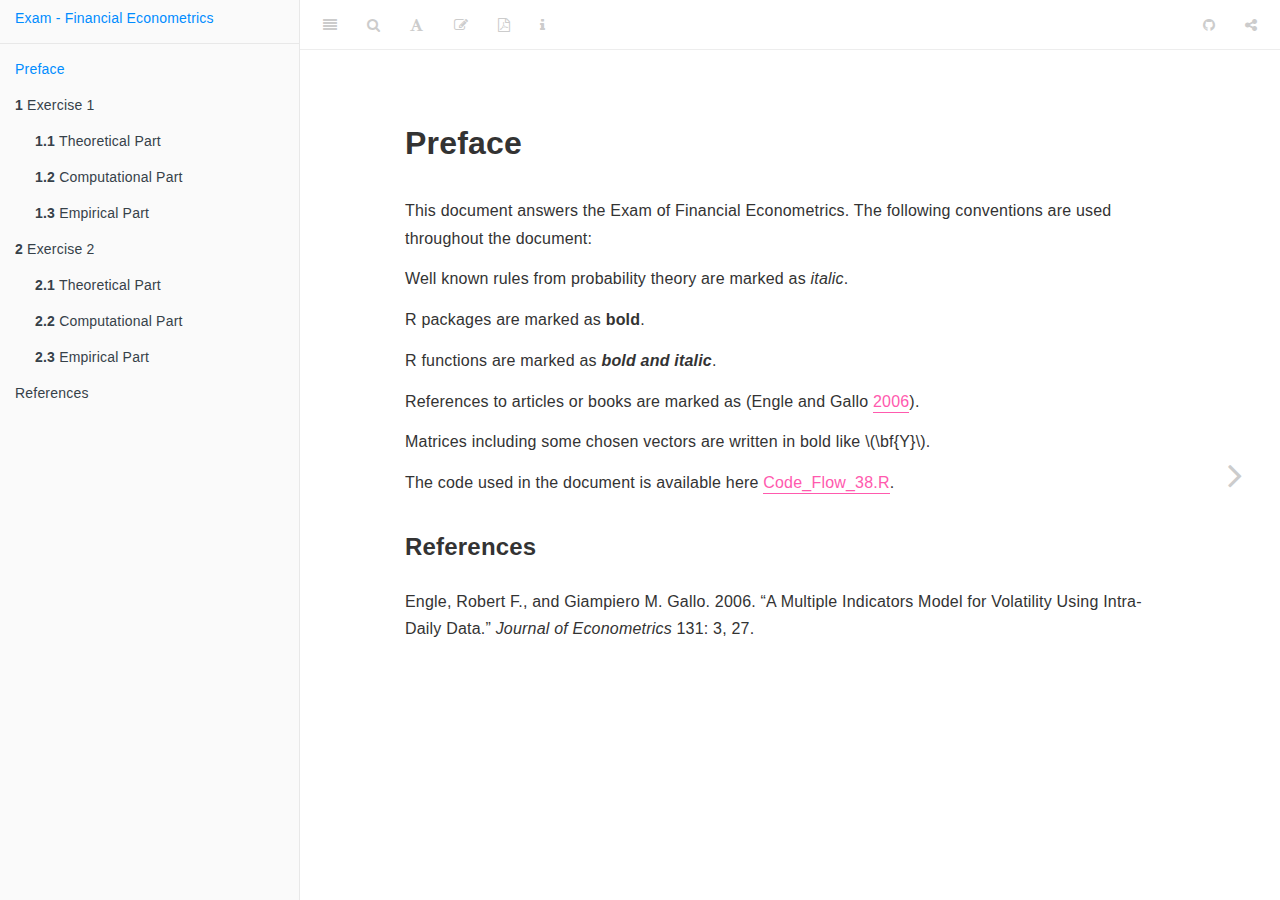
<file: Exam/_book/index.html>
<!DOCTYPE html>
<html xmlns="http://www.w3.org/1999/xhtml" lang="" xml:lang="">
<head>

  <meta charset="utf-8" />
  <meta http-equiv="X-UA-Compatible" content="IE=edge" />
  <title>Preface | Exam – Financial Econometrics – Andreas Kracht Frandsen</title>
  <meta name="description" content="Exam of Financial Econometrics, Aarhus University." />
  <meta name="generator" content="bookdown 0.13 and GitBook 2.6.7" />

  <meta property="og:title" content="Preface | Exam – Financial Econometrics – Andreas Kracht Frandsen" />
  <meta property="og:type" content="book" />
  
  
  <meta property="og:description" content="Exam of Financial Econometrics, Aarhus University." />
  <meta name="github-repo" content="afrandsen/afrandsen" />

  <meta name="twitter:card" content="summary" />
  <meta name="twitter:title" content="Preface | Exam – Financial Econometrics – Andreas Kracht Frandsen" />
  
  <meta name="twitter:description" content="Exam of Financial Econometrics, Aarhus University." />
  




  <meta name="viewport" content="width=device-width, initial-scale=1" />
  <meta name="apple-mobile-web-app-capable" content="yes" />
  <meta name="apple-mobile-web-app-status-bar-style" content="black" />
  
  

<link rel="next" href="exercise-1.html"/>
<script src="libs/jquery-2.2.3/jquery.min.js"></script>
<link href="libs/gitbook-2.6.7/css/style.css" rel="stylesheet" />
<link href="libs/gitbook-2.6.7/css/plugin-table.css" rel="stylesheet" />
<link href="libs/gitbook-2.6.7/css/plugin-bookdown.css" rel="stylesheet" />
<link href="libs/gitbook-2.6.7/css/plugin-highlight.css" rel="stylesheet" />
<link href="libs/gitbook-2.6.7/css/plugin-search.css" rel="stylesheet" />
<link href="libs/gitbook-2.6.7/css/plugin-fontsettings.css" rel="stylesheet" />







<script src="libs/kePrint-0.0.1/kePrint.js"></script>



<link rel="stylesheet" href="style.css" type="text/css" />
</head>

<body>



  <div class="book without-animation with-summary font-size-2 font-family-1" data-basepath=".">

    <div class="book-summary">
      <nav role="navigation">

<ul class="summary">
<li><a href="./">Exam - Financial Econometrics</a></li>

<li class="divider"></li>
<li class="chapter" data-level="" data-path="index.html"><a href="index.html"><i class="fa fa-check"></i>Preface</a></li>
<li class="chapter" data-level="1" data-path="exercise-1.html"><a href="exercise-1.html"><i class="fa fa-check"></i><b>1</b> Exercise 1</a><ul>
<li class="chapter" data-level="1.1" data-path="exercise-1.html"><a href="exercise-1.html#theoretical-part"><i class="fa fa-check"></i><b>1.1</b> Theoretical Part</a></li>
<li class="chapter" data-level="1.2" data-path="exercise-1.html"><a href="exercise-1.html#computational-part"><i class="fa fa-check"></i><b>1.2</b> Computational Part</a></li>
<li class="chapter" data-level="1.3" data-path="exercise-1.html"><a href="exercise-1.html#empirical-part"><i class="fa fa-check"></i><b>1.3</b> Empirical Part</a><ul>
<li class="chapter" data-level="1.3.1" data-path="exercise-1.html"><a href="exercise-1.html#gas"><i class="fa fa-check"></i><b>1.3.1</b> GAS</a></li>
<li class="chapter" data-level="1.3.2" data-path="exercise-1.html"><a href="exercise-1.html#constrained-gas"><i class="fa fa-check"></i><b>1.3.2</b> Constrained GAS</a></li>
<li class="chapter" data-level="1.3.3" data-path="exercise-1.html"><a href="exercise-1.html#mem"><i class="fa fa-check"></i><b>1.3.3</b> MEM</a></li>
<li class="chapter" data-level="1.3.4" data-path="exercise-1.html"><a href="exercise-1.html#comparison"><i class="fa fa-check"></i><b>1.3.4</b> Comparison</a></li>
</ul></li>
</ul></li>
<li class="chapter" data-level="2" data-path="exercise-2.html"><a href="exercise-2.html"><i class="fa fa-check"></i><b>2</b> Exercise 2</a><ul>
<li class="chapter" data-level="2.1" data-path="exercise-2.html"><a href="exercise-2.html#theoretical-part-1"><i class="fa fa-check"></i><b>2.1</b> Theoretical Part</a></li>
<li class="chapter" data-level="2.2" data-path="exercise-2.html"><a href="exercise-2.html#computational-part-1"><i class="fa fa-check"></i><b>2.2</b> Computational Part</a></li>
<li class="chapter" data-level="2.3" data-path="exercise-2.html"><a href="exercise-2.html#empirical-part-1"><i class="fa fa-check"></i><b>2.3</b> Empirical Part</a><ul>
<li class="chapter" data-level="2.3.1" data-path="exercise-2.html"><a href="exercise-2.html#dcc"><i class="fa fa-check"></i><b>2.3.1</b> DCC</a></li>
<li class="chapter" data-level="2.3.2" data-path="exercise-2.html"><a href="exercise-2.html#ccc"><i class="fa fa-check"></i><b>2.3.2</b> CCC</a></li>
<li class="chapter" data-level="2.3.3" data-path="exercise-2.html"><a href="exercise-2.html#mvp"><i class="fa fa-check"></i><b>2.3.3</b> MVP</a></li>
<li class="chapter" data-level="2.3.4" data-path="exercise-2.html"><a href="exercise-2.html#covar"><i class="fa fa-check"></i><b>2.3.4</b> CoVaR</a></li>
</ul></li>
</ul></li>
<li class="chapter" data-level="" data-path="references.html"><a href="references.html"><i class="fa fa-check"></i>References</a></li>
</ul>

      </nav>
    </div>

    <div class="book-body">
      <div class="body-inner">
        <div class="book-header" role="navigation">
          <h1>
            <i class="fa fa-circle-o-notch fa-spin"></i><a href="./"></a>
          </h1>
        </div>

        <div class="page-wrapper" tabindex="-1" role="main">
          <div class="page-inner">

            <section class="normal" id="section-">
<!--bookdown:title:end-->
<!--bookdown:title:start-->
<div id="preface" class="section level1 unnumbered">
<h1>Preface</h1>
<p>This document answers the Exam of Financial Econometrics. The following conventions are used throughout the document:</p>
<p>Well known rules from probability theory are marked as <em>italic</em>.</p>
<p>R packages are marked as <strong>bold</strong>.</p>
<p>R functions are marked as <strong><em>bold and italic</em></strong>.</p>
<p>References to articles or books are marked as <span class="citation">(Engle and Gallo <a href="#ref-Engle2006" role="doc-biblioref">2006</a>)</span>.</p>
<p>Matrices including some chosen vectors are written in bold like <span class="math inline">\(\bf{Y}\)</span>.</p>
<p>The code used in the document is available here <a href="code/Code_Flow_38.R">Code_Flow_38.R</a>.</p>






</div>
<h3>References</h3>
<div id="refs" class="references">
<div id="ref-Engle2006">
<p>Engle, Robert F., and Giampiero M. Gallo. 2006. “A Multiple Indicators Model for Volatility Using Intra-Daily Data.” <em>Journal of Econometrics</em> 131: 3, 27.</p>
</div>
</div>
            </section>

          </div>
        </div>
      </div>

<a href="exercise-1.html" class="navigation navigation-next navigation-unique" aria-label="Next page"><i class="fa fa-angle-right"></i></a>
    </div>
  </div>
<script src="libs/gitbook-2.6.7/js/app.min.js"></script>
<script src="libs/gitbook-2.6.7/js/lunr.js"></script>
<script src="libs/gitbook-2.6.7/js/plugin-search.js"></script>
<script src="libs/gitbook-2.6.7/js/plugin-sharing.js"></script>
<script src="libs/gitbook-2.6.7/js/plugin-fontsettings.js"></script>
<script src="libs/gitbook-2.6.7/js/plugin-bookdown.js"></script>
<script src="libs/gitbook-2.6.7/js/jquery.highlight.js"></script>
<script>
gitbook.require(["gitbook"], function(gitbook) {
gitbook.start({
"sharing": {
"github": true,
"facebook": false,
"twitter": false,
"google": false,
"linkedin": false,
"weibo": false,
"instapaper": false,
"vk": false,
"all": ["facebook", "google", "twitter", "linkedin", "weibo", "instapaper"]
},
"fontsettings": {
"theme": "white",
"family": "sans",
"size": 2
},
"edit": {
"link": "https://github.com/afrandsen/financial-econometrics/edit/master/Exam/index.Rmd",
"text": "Edit"
},
"history": {
"link": null,
"text": null
},
"download": ["Exam_Financial_Econometrics_Andreas_Kracht_Frandsen.pdf"],
"toc": {
"collapse": "subsection"
}
});
});
</script>

<!-- dynamically load mathjax for compatibility with self-contained -->
<script>
  (function () {
    var script = document.createElement("script");
    script.type = "text/javascript";
    var src = "true";
    if (src === "" || src === "true") src = "https://mathjax.rstudio.com/latest/MathJax.js?config=TeX-MML-AM_CHTML";
    if (location.protocol !== "file:")
      if (/^https?:/.test(src))
        src = src.replace(/^https?:/, '');
    script.src = src;
    document.getElementsByTagName("head")[0].appendChild(script);
  })();
</script>
</body>

</html>
</file>
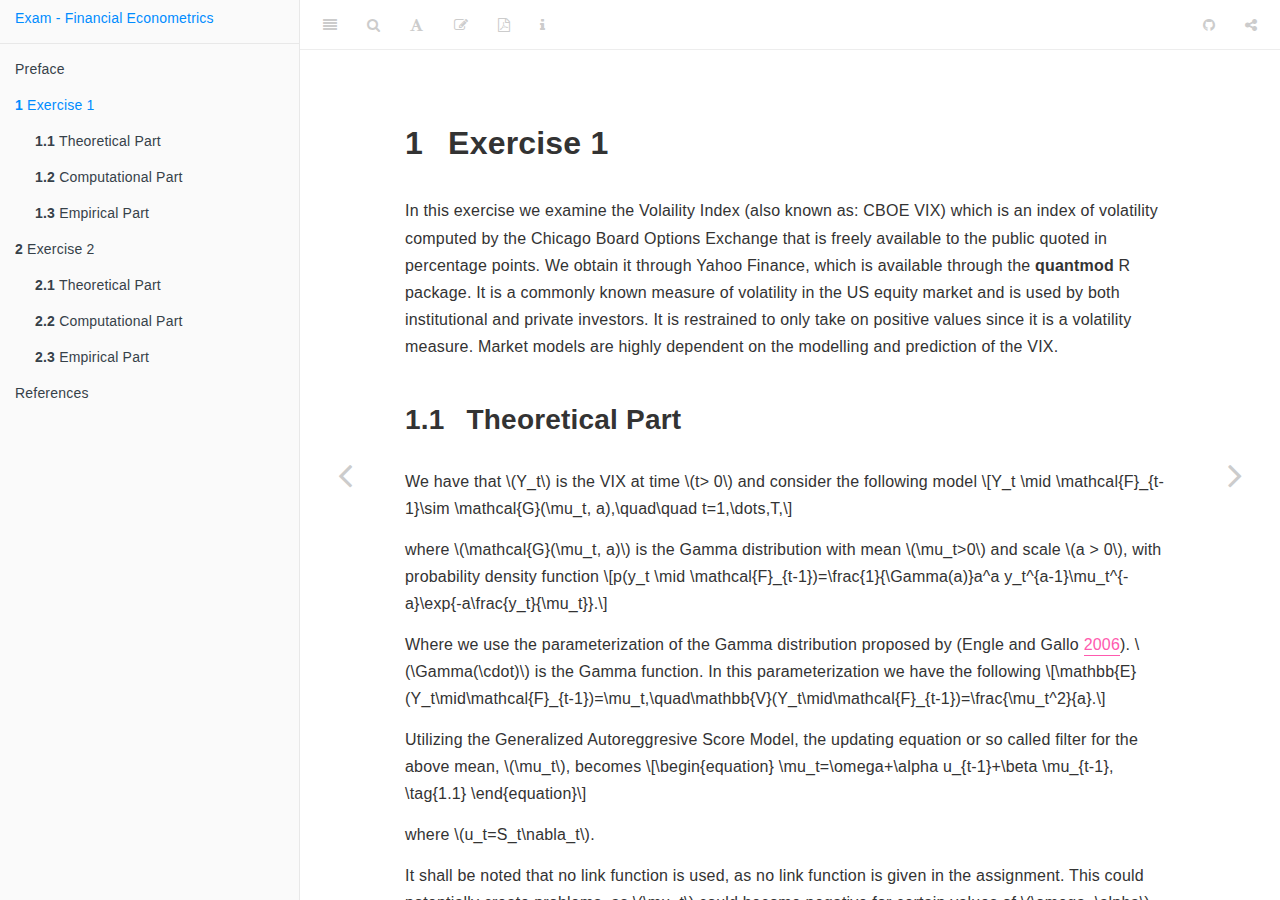
<file: Exam/_book/exercise-1.html>
<!DOCTYPE html>
<html xmlns="http://www.w3.org/1999/xhtml" lang="" xml:lang="">
<head>

  <meta charset="utf-8" />
  <meta http-equiv="X-UA-Compatible" content="IE=edge" />
  <title>1 Exercise 1 | Exam – Financial Econometrics – Andreas Kracht Frandsen</title>
  <meta name="description" content="Exam of Financial Econometrics, Aarhus University." />
  <meta name="generator" content="bookdown 0.13 and GitBook 2.6.7" />

  <meta property="og:title" content="1 Exercise 1 | Exam – Financial Econometrics – Andreas Kracht Frandsen" />
  <meta property="og:type" content="book" />
  
  
  <meta property="og:description" content="Exam of Financial Econometrics, Aarhus University." />
  <meta name="github-repo" content="afrandsen/afrandsen" />

  <meta name="twitter:card" content="summary" />
  <meta name="twitter:title" content="1 Exercise 1 | Exam – Financial Econometrics – Andreas Kracht Frandsen" />
  
  <meta name="twitter:description" content="Exam of Financial Econometrics, Aarhus University." />
  




  <meta name="viewport" content="width=device-width, initial-scale=1" />
  <meta name="apple-mobile-web-app-capable" content="yes" />
  <meta name="apple-mobile-web-app-status-bar-style" content="black" />
  
  
<link rel="prev" href="index.html"/>
<link rel="next" href="exercise-2.html"/>
<script src="libs/jquery-2.2.3/jquery.min.js"></script>
<link href="libs/gitbook-2.6.7/css/style.css" rel="stylesheet" />
<link href="libs/gitbook-2.6.7/css/plugin-table.css" rel="stylesheet" />
<link href="libs/gitbook-2.6.7/css/plugin-bookdown.css" rel="stylesheet" />
<link href="libs/gitbook-2.6.7/css/plugin-highlight.css" rel="stylesheet" />
<link href="libs/gitbook-2.6.7/css/plugin-search.css" rel="stylesheet" />
<link href="libs/gitbook-2.6.7/css/plugin-fontsettings.css" rel="stylesheet" />







<script src="libs/kePrint-0.0.1/kePrint.js"></script>



<link rel="stylesheet" href="style.css" type="text/css" />
</head>

<body>



  <div class="book without-animation with-summary font-size-2 font-family-1" data-basepath=".">

    <div class="book-summary">
      <nav role="navigation">

<ul class="summary">
<li><a href="./">Exam - Financial Econometrics</a></li>

<li class="divider"></li>
<li class="chapter" data-level="" data-path="index.html"><a href="index.html"><i class="fa fa-check"></i>Preface</a></li>
<li class="chapter" data-level="1" data-path="exercise-1.html"><a href="exercise-1.html"><i class="fa fa-check"></i><b>1</b> Exercise 1</a><ul>
<li class="chapter" data-level="1.1" data-path="exercise-1.html"><a href="exercise-1.html#theoretical-part"><i class="fa fa-check"></i><b>1.1</b> Theoretical Part</a></li>
<li class="chapter" data-level="1.2" data-path="exercise-1.html"><a href="exercise-1.html#computational-part"><i class="fa fa-check"></i><b>1.2</b> Computational Part</a></li>
<li class="chapter" data-level="1.3" data-path="exercise-1.html"><a href="exercise-1.html#empirical-part"><i class="fa fa-check"></i><b>1.3</b> Empirical Part</a><ul>
<li class="chapter" data-level="1.3.1" data-path="exercise-1.html"><a href="exercise-1.html#gas"><i class="fa fa-check"></i><b>1.3.1</b> GAS</a></li>
<li class="chapter" data-level="1.3.2" data-path="exercise-1.html"><a href="exercise-1.html#constrained-gas"><i class="fa fa-check"></i><b>1.3.2</b> Constrained GAS</a></li>
<li class="chapter" data-level="1.3.3" data-path="exercise-1.html"><a href="exercise-1.html#mem"><i class="fa fa-check"></i><b>1.3.3</b> MEM</a></li>
<li class="chapter" data-level="1.3.4" data-path="exercise-1.html"><a href="exercise-1.html#comparison"><i class="fa fa-check"></i><b>1.3.4</b> Comparison</a></li>
</ul></li>
</ul></li>
<li class="chapter" data-level="2" data-path="exercise-2.html"><a href="exercise-2.html"><i class="fa fa-check"></i><b>2</b> Exercise 2</a><ul>
<li class="chapter" data-level="2.1" data-path="exercise-2.html"><a href="exercise-2.html#theoretical-part-1"><i class="fa fa-check"></i><b>2.1</b> Theoretical Part</a></li>
<li class="chapter" data-level="2.2" data-path="exercise-2.html"><a href="exercise-2.html#computational-part-1"><i class="fa fa-check"></i><b>2.2</b> Computational Part</a></li>
<li class="chapter" data-level="2.3" data-path="exercise-2.html"><a href="exercise-2.html#empirical-part-1"><i class="fa fa-check"></i><b>2.3</b> Empirical Part</a><ul>
<li class="chapter" data-level="2.3.1" data-path="exercise-2.html"><a href="exercise-2.html#dcc"><i class="fa fa-check"></i><b>2.3.1</b> DCC</a></li>
<li class="chapter" data-level="2.3.2" data-path="exercise-2.html"><a href="exercise-2.html#ccc"><i class="fa fa-check"></i><b>2.3.2</b> CCC</a></li>
<li class="chapter" data-level="2.3.3" data-path="exercise-2.html"><a href="exercise-2.html#mvp"><i class="fa fa-check"></i><b>2.3.3</b> MVP</a></li>
<li class="chapter" data-level="2.3.4" data-path="exercise-2.html"><a href="exercise-2.html#covar"><i class="fa fa-check"></i><b>2.3.4</b> CoVaR</a></li>
</ul></li>
</ul></li>
<li class="chapter" data-level="" data-path="references.html"><a href="references.html"><i class="fa fa-check"></i>References</a></li>
</ul>

      </nav>
    </div>

    <div class="book-body">
      <div class="body-inner">
        <div class="book-header" role="navigation">
          <h1>
            <i class="fa fa-circle-o-notch fa-spin"></i><a href="./"></a>
          </h1>
        </div>

        <div class="page-wrapper" tabindex="-1" role="main">
          <div class="page-inner">

            <section class="normal" id="section-">
<div id="exercise-1" class="section level1">
<h1><span class="header-section-number">1</span> Exercise 1</h1>
<p>In this exercise we examine the Volaility Index (also known as: CBOE VIX) which is an index of volatility computed by the Chicago Board Options Exchange that is freely available to the public quoted in percentage points. We obtain it through Yahoo Finance, which is available through the <strong>quantmod</strong> R package. It is a commonly known measure of volatility in the US equity market and is used by both institutional and private investors. It is restrained to only take on positive values since it is a volatility measure. Market models are highly dependent on the modelling and prediction of the VIX.</p>
<div id="theoretical-part" class="section level2">
<h2><span class="header-section-number">1.1</span> Theoretical Part</h2>
<p>We have that <span class="math inline">\(Y_t\)</span> is the VIX at time <span class="math inline">\(t&gt; 0\)</span> and consider the following model
<span class="math display">\[Y_t \mid \mathcal{F}_{t-1}\sim \mathcal{G}(\mu_t, a),\quad\quad t=1,\dots,T,\]</span></p>
<p>where <span class="math inline">\(\mathcal{G}(\mu_t, a)\)</span> is the Gamma distribution with mean <span class="math inline">\(\mu_t&gt;0\)</span> and scale <span class="math inline">\(a &gt; 0\)</span>, with probability density function
<span class="math display">\[p(y_t \mid \mathcal{F}_{t-1})=\frac{1}{\Gamma(a)}a^a y_t^{a-1}\mu_t^{-a}\exp{-a\frac{y_t}{\mu_t}}.\]</span></p>
<p>Where we use the parameterization of the Gamma distribution proposed by <span class="citation">(Engle and Gallo <a href="#ref-Engle2006" role="doc-biblioref">2006</a>)</span>. <span class="math inline">\(\Gamma(\cdot)\)</span> is the Gamma function. In this parameterization we have the following
<span class="math display">\[\mathbb{E}(Y_t\mid\mathcal{F}_{t-1})=\mu_t,\quad\mathbb{V}(Y_t\mid\mathcal{F}_{t-1})=\frac{\mu_t^2}{a}.\]</span></p>
<p>Utilizing the Generalized Autoreggresive Score Model, the updating equation or so called filter for the above mean, <span class="math inline">\(\mu_t\)</span>, becomes
<span class="math display" id="eq:GAS">\[\begin{equation}
\mu_t=\omega+\alpha u_{t-1}+\beta \mu_{t-1}, \tag{1.1}
\end{equation}\]</span></p>
<p>where <span class="math inline">\(u_t=S_t\nabla_t\)</span>.</p>
<p>It shall be noted that no link function is used, as no link function is given in the assignment. This could potentially create problems, as <span class="math inline">\(\mu_t\)</span> could become negative for certain values of <span class="math inline">\(\omega, \alpha\)</span> and <span class="math inline">\(\beta\)</span>. To obtain <span class="math inline">\(u_t\)</span> we calculate the Score function, <span class="math inline">\(\nabla_t=\nabla(y_t;\mu_t)\)</span>, but first we notice that
<span class="math display" id="eq:l">\[\begin{align}
\ln\left(p\left(y_t \mid \mathcal{F}_{t-1}; \mu\right)\right)&amp;=\ln\left(\frac{1}{\Gamma\left(a\right)}a^ay_t^{a-1}\mu_t^{-a}\exp\left(-a\frac{y_t}{\mu_t}\right)\right) \notag\\
                                                             &amp;=\ln\left(a^ay_t^{a-1}\mu_t^{-a}\exp\left(-a\frac{y_t}{\mu_t}\right)\right)-\ln\left(\Gamma\left(a\right)\right) \notag\\
                                                             &amp;=a\ln\left(a\right)+\left(a-1\right)\ln\left(y_t\right)-a\left(\frac{y_t}{\mu_t}+\ln\left(\mu\right)\right)-\ln\left(\Gamma\left(a\right)\right) \notag\\
&amp;=\ell_t. \tag{1.2}
\end{align}\]</span></p>
<p>Now we take the first derivative of Equation <a href="exercise-1.html#eq:l">(1.2)</a> wrt. <span class="math inline">\(\mu_t\)</span>, to obtain the Score function
<span class="math display" id="eq:Score">\[\begin{align}
\nabla_t &amp;= \frac{\partial \ln\left(p\left(y_t \mid \mathcal{F}_{t-1}; \mu\right)\right)}{\partial \mu_t}\notag\\
&amp;=\frac{\partial \ell_t}{\partial \mu_t}\notag\\
&amp;=\frac{a\left(y_t-\mu_t\right)}{\mu_t^2} \tag{1.3}.
\end{align}\]</span></p>
<p>This is the Score of the conditional distribution <span class="math inline">\(p(y_t\mid \mathcal{F}_{t-1};\mu_t)\)</span>, it gives the direction of the update to <span class="math inline">\(\mu_t\)</span>, as in the well known Newton-Raphson algorithm. Next we calculate the Fisher Information Matrix, <span class="math inline">\(\mathcal{I}_t(\mu_t)\)</span>, since the scaling is defined as
<span class="math display">\[S_t=\mathcal{I}_t^{-d}=\mathcal{I}_t^{-\frac{1}{2}}.\]</span></p>
<p>The parameter <span class="math inline">\(d\)</span> can be selected on the basis of several reasonings: likelihood criteria, theory arguments, computational arguments, etc. We set <span class="math inline">\(d=\frac{1}{2}\)</span> on the basis of the assignment guidelines. This quantity scales the Score in order to account for the curvature of the likelihood at time <span class="math inline">\(t\)</span>. Using Equation <a href="exercise-1.html#eq:Score">(1.3)</a> we obtain
<span class="math display">\[\begin{align*}
\mathcal{I}_t&amp;=\mathbb{E}\left(\nabla_t^2\mid \mathcal{F}_{t-1}\right)\\
&amp;=\mathbb{E}\left(\frac{a^2(y_t-\mu_t)^2}{\mu_t^4}\mid \mathcal{F}_{t-1}\right)\\
&amp;=\mathbb{E}\left(\frac{a^2 y_t^2}{\mu_t^4} + \frac{a^2 \mu_t^2}{\mu_t^4} - \frac{2a^2y_t\mu_t}{\mu_t^4}\mid \mathcal{F}_{t-1}\right)\\
&amp;=\mathbb{E}\left(\frac{a^2 y_t^2}{\mu_t^4} + \frac{a^2}{\mu_t^2} - \frac{2a^2y_t}{\mu_t^3} \mid \mathcal{F}_{t-1}\right)\\
&amp;=\frac{a^2\mathbb{E}\left(y_t^2\mid \mathcal{F}_{t-1}\right)}{\mu_t^4}+\frac{a^2}{\mu_t^2}-\frac{2a^2\mathbb{E}\left(y_t\mid \mathcal{F}_{t-1}\right)}{\mu_t^3}\\
&amp;=\frac{a^2\frac{\mu_t^2(1+a)}{a}}{\mu_t^4}+\frac{a^2}{\mu_t^2}-\frac{2a^2\mu_t}{\mu_t^3}\\
&amp;=\frac{a^2\frac{(1+a)}{a}}{\mu_t^4}+\frac{a^2}{\mu_t^2}-\frac{2a^2}{\mu_t^2}\\
&amp;=\frac{a^2}{\mu_t^2}+\frac{a}{\mu_t^2}+\frac{a^2}{\mu_t^2}-\frac{2a^2}{\mu_t^2}\\
&amp;=\frac{a}{\mu_t^2}.
\end{align*}\]</span></p>
<p>Where we use the fact that <span class="math inline">\(a\)</span> is constant for all <span class="math inline">\(t\)</span>, <span class="math inline">\(\mu_t\)</span> is measurable wrt. <span class="math inline">\(\mathcal{F}_{t-1}\)</span>, and in the sixth equality uses that <span class="math inline">\(\mathbb{E}(Y_t^2\mid\mathcal{F}_{t-1})=\frac{\mu_t^2(1+a)}{a}\)</span>. Now it follows that the scaling becomes</p>
<p><span class="math display">\[S_t=\mathcal{I}_t^{-\frac{1}{2}}=\left(\frac{a}{\mu_t^2}\right)^{-\frac{1}{2}}=\frac{\mu_t}{\sqrt{a}}.\]</span></p>
<p>And we can obtain the term <span class="math inline">\(u_t\)</span> as
<span class="math display" id="eq:u">\[\begin{equation}
u_t=S_t\nabla_t=\frac{\mu_t}{\sqrt{a}}\frac{a(y_t-\mu_t)}{\mu_t^2}=\frac{\sqrt{a}(y_t-\mu_t)}{\mu_t}. \tag{1.4}
\end{equation}\]</span></p>
<p>We can insert Equation <a href="exercise-1.html#eq:u">(1.4)</a> into Equation <a href="exercise-1.html#eq:GAS">(1.1)</a> to obtain the final filter
<span class="math display">\[\mu_t=\omega+\alpha \left(\frac{\sqrt{a}(y_{t-1}-\mu_{t-1})}{\mu_{t-1}}\right)+\beta \mu_{t-1}.\]</span></p>
<p>Thus the updating equation consist of: a intercept, a score coefficient times the scaled direction, and a term consisting of an autoregressive coefficient times the previous value. We have know established the GAS model in our above setup.</p>
<p>To find the log likelihood we use the common density <span class="math inline">\(p(y_t \mid \mathcal{F}_{t-1})\)</span> and it’s logarithm as found above
<span class="math display">\[\begin{align*}
\mathcal{L}\left(Y_{1:T}\mid \phi\right)&amp;=\ln\left(p\left(y_1;\phi\right)\right)+\sum_{t=2}^T \ln\left(p\left(y_t \mid \mathcal{F}_{t-1};\phi\right)\right)\\
&amp;=\sum_{t=1}^T \ell_t\\
&amp;=T\cdot \ln\left(\frac{a^a}{\Gamma\left(a\right)}\right)+\left(a-1\right)\sum_{t=1}^T \ln\left(y_t\right) - a \sum_{t=1}^T \ln\left(\mu_t\right)+\frac{y_t}{\mu_t}.
\end{align*}\]</span></p>
<p>Where <span class="math inline">\(\mu_t=\mu_t(\phi)\)</span> and with parameter vector <span class="math inline">\(\phi&#39;=(\alpha, \beta, a, \omega)\)</span>.</p>
</div>
<div id="computational-part" class="section level2">
<h2><span class="header-section-number">1.2</span> Computational Part</h2>
<p>The relevant code can be found in Appendix file ‘Code_Flow_38.R’, attached with the document through WiseFlow. The code is fully documented with comments throughout all the functions.</p>
<p>To estimate the GAS-GAMMA model as discussed in the above Theoretical Part (and similiarly for the following models in the Empirical Part), we create three functions <strong><em>GASGAMMA_Filter</em></strong>, <strong><em>NegLogLikelihood</em></strong> and <strong><em>Estimate_GASGAMMA</em></strong>.</p>
<p><strong><em>GASGAMMA_Filter</em></strong> is the filter for the GAS-GAMMA model. It takes the vector of values and a vector of parameters as input. Here we take use of the updating equation for <span class="math inline">\(\mu_t\)</span> established in the Theoretical Part. Through a loop we compute the next value of <span class="math inline">\(\mu_t\)</span>, from <span class="math inline">\(t=1,\dots, T\)</span>, where we set
<span class="math display">\[\mu_1 = \mathbb{E}(\mu_t)=\frac{\omega}{1-\beta},\]</span></p>
<p>thus the first value is set to the unconditional expectation of <span class="math inline">\(\mu_t\)</span>. Because of the possibility of negative and/or zero values we make an <em>if</em> statement checking for negative and/or zero values. Further we compute the log likelihood associated with the parameters and the values of <span class="math inline">\(\mu_t\)</span>, using the established function <span class="math inline">\(L\left(Y_{1:T}\mid \phi\right)\)</span> as deduced in the Theoretical Part.</p>
<p><strong><em>NegLogLikelihood</em></strong> is the helper function for finding the maximum likelihood estimates of our parameters. It takes the vector of values and a vector of parameters as input. It computes the negative log likelihood
<span class="math display">\[N\mathcal{L}=-\mathcal{L}\left(Y_{1:T}\mid \phi\right).\]</span></p>
<p><strong><em>Estimate_GASGAMMA</em></strong> estimates the GAS-GAMMA model by first finding maximum likelihood estimates of our parameters, which are obtained by optimizing the negative log likelihood. The used optimizer, <strong><em>gosolnp</em></strong>, is available through the <strong>Rsolnp</strong> R package, it randomly chooses starting values for the parameter vector constrained to the lower and upper bounds. After convergence of a solution the final parameters are then feeded to the <strong><em>GASGAMMA_Filter</em></strong> to obtain the final filtered values of <span class="math inline">\(\mu_t\)</span> and the log likelihood value. We also compute the Bayesian Information Criterion which penalizes models with many parameters it is defined as
<span class="math display">\[\text{BIC}=\ln(n)k-2\hat{\mathcal{L}}\left(Y_{1:T}\mid \hat{\phi}\right).\]</span></p>
<p>Thus it serves as a measure of choosing the ‘best’ model. A lower BIC is favourable to a high BIC.</p>
<p>Similar functions are created for the rest of the models described in the Empirical Part.</p>
</div>
<div id="empirical-part" class="section level2">
<h2><span class="header-section-number">1.3</span> Empirical Part</h2>
<p>Using Yahoo Finance data of the VIX spanning from 2010-01-01 to 2019-01-01 we estimate the GAS model using the functions written in code ‘Code_Flow_38.R’ and described in Section <a href="exercise-1.html#computational-part">1.2</a>. It shall be noted that the maximum likelihood estimates obtained are highly dependent upon the initial values set for each parameter, though using the <strong><em>gosolnp</em></strong> function which randomly sets starting values, as described above, seem to converge always.</p>
Table <a href="exercise-1.html#tab:VIXtab">1.1</a> show the five first observations. We will only use the adjusted column.
<table class="table table-striped" style="width: auto !important; margin-left: auto; margin-right: auto;">
<caption>
<span id="tab:VIXtab">Table 1.1: </span>The first 5 observations of VIX.
</caption>
<thead>
<tr>
<th style="text-align:right;">
VIX.Open
</th>
<th style="text-align:right;">
VIX.High
</th>
<th style="text-align:right;">
VIX.Low
</th>
<th style="text-align:right;">
VIX.Close
</th>
<th style="text-align:right;">
VIX.Volume
</th>
<th style="text-align:right;">
VIX.Adjusted
</th>
</tr>
</thead>
<tbody>
<tr>
<td style="text-align:right;">
21.68
</td>
<td style="text-align:right;">
21.68
</td>
<td style="text-align:right;">
20.03
</td>
<td style="text-align:right;">
20.04
</td>
<td style="text-align:right;">
0
</td>
<td style="text-align:right;">
20.04
</td>
</tr>
<tr>
<td style="text-align:right;">
20.05
</td>
<td style="text-align:right;">
20.13
</td>
<td style="text-align:right;">
19.34
</td>
<td style="text-align:right;">
19.35
</td>
<td style="text-align:right;">
0
</td>
<td style="text-align:right;">
19.35
</td>
</tr>
<tr>
<td style="text-align:right;">
19.59
</td>
<td style="text-align:right;">
19.68
</td>
<td style="text-align:right;">
18.77
</td>
<td style="text-align:right;">
19.16
</td>
<td style="text-align:right;">
0
</td>
<td style="text-align:right;">
19.16
</td>
</tr>
<tr>
<td style="text-align:right;">
19.68
</td>
<td style="text-align:right;">
19.71
</td>
<td style="text-align:right;">
18.70
</td>
<td style="text-align:right;">
19.06
</td>
<td style="text-align:right;">
0
</td>
<td style="text-align:right;">
19.06
</td>
</tr>
<tr>
<td style="text-align:right;">
19.27
</td>
<td style="text-align:right;">
19.27
</td>
<td style="text-align:right;">
18.11
</td>
<td style="text-align:right;">
18.13
</td>
<td style="text-align:right;">
0
</td>
<td style="text-align:right;">
18.13
</td>
</tr>
</tbody>
</table>
Figure <a href="exercise-1.html#fig:VIXfig">1.1</a> show the evolution of the time series.
<div class="figure" style="text-align: center"><span id="fig:VIXfig"></span>
<img src="Exam_Financial_Econometrics_Andreas_Kracht_Frandsen_files/figure-html/VIXfig-1.png" alt="VIX from 2010-01-01 to 2019-01-01." width="100%" />
<p class="caption">
Figure 1.1: VIX from 2010-01-01 to 2019-01-01.
</p>
</div>
<p>The spikes occur at events such as the Eurozone Crisis, the U.S. Debt-Ceiling Crisis, Brexit, the 2016 U.S. Election, Trump impeachment, Trade-war uncertainty, etc.</p>
<div id="gas" class="section level3">
<h3><span class="header-section-number">1.3.1</span> GAS</h3>
<p>To obtain the GAS-GAMMA model for our VIX data, we feed the relevant quantities to the relevant functions, using the constraints
<span class="math display">\[\omega\in [-0.5, 0.5],\quad \alpha \in [0.001, 1.5],\quad \beta \in [0.01, 0.999]\quad\text{and}\quad a\in[0.1,300],\]</span></p>
<p>as given in the assignment text. The maximum likelihood estimates of our parameters are
<span class="math display">\[\hat{\omega}=0.499,\quad \hat{\alpha}=1.198,\quad \hat{\beta}=0.972 \quad\text{and}\quad \hat{a}=154.287.\]</span></p>
<p>One may see that the intercept <span class="math inline">\(\hat{\omega}\)</span> is close to the upper bound, though experimenting with a higher bound, didn’t yield better results. We obtain a log likelihood of <span class="math inline">\(-3817.897\)</span> and a BIC of <span class="math inline">\(7666.694\)</span>.</p>
</div>
<div id="constrained-gas" class="section level3">
<h3><span class="header-section-number">1.3.2</span> Constrained GAS</h3>
<p>Considering the constrained version of the GAS-GAMMA model, we have to set the extra constraint
<span class="math display">\[\mu_t=\mu\quad\forall t.\]</span></p>
<p>We set the value of <span class="math inline">\(\mu\)</span> to the unconditional expectation
<span class="math display">\[\mu:=\frac{\omega}{1-\beta}=\mathbb{E}(\mu_t),\]</span></p>
<p>Thus in this constrained model there are three parameters to estimate <span class="math inline">\(\omega, \beta\)</span> and <span class="math inline">\(a\)</span>, and we never update <span class="math inline">\(\mu\)</span>. Functions as the ones desribed above in Section <a href="exercise-1.html#computational-part">1.2</a> have been made to accomplish the task of estimating in this model.</p>
<p>Using the same constraints as in the GAS-GAMMA model for the relevant parameters
<span class="math display">\[\omega\in [-0.5, 0.5],\quad \beta \in [0.01, 0.999]\quad\text{and}\quad a\in[0.1,300].\]</span></p>
<p>We obtain the following maximum likelihood estimates of our parameters are
<span class="math display">\[\hat{\omega}=0.393,\quad \hat{\beta}=0.977 \quad\text{and}\quad \hat{a}=10.396.\]</span></p>
<p>It shall be noted that the intercept estimate is a bit volatile. We obtain a log likelihood of <span class="math inline">\(-6905.022\)</span> and a BIC of <span class="math inline">\(13833.22\)</span>. Thus the model performance is worse than the GAS-GAMMA model. This was also expected since the mean is constant throughout time, and at the same time we only estimate one parameter less. Thus the BIC penalizes the model slightly less, but still becomes higher than in the GAS-GAMMA model.</p>
</div>
<div id="mem" class="section level3">
<h3><span class="header-section-number">1.3.3</span> MEM</h3>
<p>The Multiplicative Error Models suggested by <span class="citation">(Engle and Gallo <a href="#ref-Engle2006" role="doc-biblioref">2006</a>)</span> are used to model positive valued series such as the VIX, and it serves well to use as a comparison to the GAS models above. <span class="citation">(Engle and Gallo <a href="#ref-Engle2006" role="doc-biblioref">2006</a>)</span> show that one-month-ahead forecasts made from a MEM model match well the market-based volatility measure provided by the VIX.</p>
<p>We again assume that
<span class="math display">\[Y_t\mid \mathcal{F}_{t-1}\sim\mathcal{G}(\mu_t,a),\]</span></p>
<p>and the updating equation for the mean, <span class="math inline">\(\mu\)</span>, is given as
<span class="math display">\[\mu_t=\kappa+\eta y_{t-1}+\phi \mu_{t-1}.\]</span>
Thus the updating equation consist of: a intercept, a coefficient times the value of VIX, and a term consisting of an autoregressive coefficient times the previous value.</p>
<p>We set the value of <span class="math inline">\(\mu_1\)</span> to the unconditional expectation
<span class="math display">\[\mu_1:=\frac{\kappa}{1- \eta - \phi}=\mathbb{E}(\mu_t),\]</span></p>
<p>Thus in this model there are four parameters to estimate <span class="math inline">\(\kappa, \eta, \phi\)</span> and <span class="math inline">\(a\)</span>. Functions as the ones desribed above in Section <a href="exercise-1.html#computational-part">1.2</a> have been made to accomplish the task of estimating in this model.</p>
<p>Using the constraints
<span class="math display">\[\kappa\in [0.1, 10],\quad \eta \in [0.01, 0.99],\quad \phi \in [0.01, 0.99]\quad\text{and}\quad a\in[0.1,300].\]</span></p>
<p>as given in the assignment text. The maximum likelihood estimates of our parameters are
<span class="math display">\[\hat{\kappa}=0.410,\quad \hat{\eta}=0.945,\quad \hat{\phi}=0.033 \quad\text{and}\quad \hat{a}=162.832.\]</span></p>
<p>We obtain a log likelihood of <span class="math inline">\(-3756.546\)</span> and a BIC of <span class="math inline">\(7543.991\)</span>. Compared to the GAS-GAMMA model we observe a slightly better BIC that yields the logic that more information is obtained directly through the values of <span class="math inline">\(Y_t\)</span> than through the scaled direction <span class="math inline">\(u_t\)</span>.</p>
</div>
<div id="comparison" class="section level3">
<h3><span class="header-section-number">1.3.4</span> Comparison</h3>
<p>Table <a href="exercise-1.html#tab:comptab">1.2</a> gives a summary of the log likelihood, estimates and BIC of every model examined. Comparing the GAS-GAMMA models solely the highest log likelihood is reported by the GAS-GAMMA with time varying <span class="math inline">\(\mu\)</span>. Comparing all of the models the highest log likelihood is associated with the MEM-GAMMA model.</p>
<p>Comparing the parameters in the GAS-GAMMA models, the contrained version has similar parameter estimates except for the scale <span class="math inline">\(a\)</span>, which is compressed to overcome the non-flexibility of the model.</p>
<p>Comparing the autoregressive coefficients we see that <span class="math inline">\(\phi\)</span> from the MEM-GAMMA model is noticeably lower than the <span class="math inline">\(\beta\)</span>’s in the GAS-GAMMA models.</p>
<table class="table table-striped" style="width: auto !important; margin-left: auto; margin-right: auto;">
<caption>
<span id="tab:comptab">Table 1.2: </span>Summary of all models.
</caption>
<thead>
<tr>
<th style="text-align:left;">
</th>
<th style="text-align:center;">
<span class="math inline">\(\hat{\mathcal{L}}\)</span>
</th>
<th style="text-align:center;">
<span class="math inline">\(\hat{\omega} \, (\hat{\kappa})\)</span>
</th>
<th style="text-align:center;">
<span class="math inline">\(\hat{\alpha} \, (\hat{\eta})\)</span>
</th>
<th style="text-align:center;">
<span class="math inline">\(\hat{\beta} \, (\hat{\phi})\)</span>
</th>
<th style="text-align:center;">
<span class="math inline">\(\hat{a}\)</span>
</th>
<th style="text-align:center;">
BIC
</th>
</tr>
</thead>
<tbody>
<tr>
<td style="text-align:left;">
GAS-GAMMA
</td>
<td style="text-align:center;">
-3817.897
</td>
<td style="text-align:center;">
0.4999999
</td>
<td style="text-align:center;">
1.1980093
</td>
<td style="text-align:center;">
0.9718792
</td>
<td style="text-align:center;">
154.25382
</td>
<td style="text-align:center;">
7666.694
</td>
</tr>
<tr>
<td style="text-align:left;">
GAS-GAMMA-C
</td>
<td style="text-align:center;">
-6905.022
</td>
<td style="text-align:center;">
0.4745500
</td>
<td style="text-align:center;">
0.0000000
</td>
<td style="text-align:center;">
0.9721223
</td>
<td style="text-align:center;">
10.39612
</td>
<td style="text-align:center;">
13833.219
</td>
</tr>
<tr>
<td style="text-align:left;">
MEM-GAMMA
</td>
<td style="text-align:center;">
-3756.546
</td>
<td style="text-align:center;">
0.4098850
</td>
<td style="text-align:center;">
0.9454506
</td>
<td style="text-align:center;">
0.0325772
</td>
<td style="text-align:center;">
162.84565
</td>
<td style="text-align:center;">
7543.991
</td>
</tr>
</tbody>
</table>
<p>Given the fact that the MEM-GAMMA model yields best performance from a BIC perspective we have chosen to continue with this model. Thus Figure <a href="exercise-1.html#fig:MEMfig">1.2</a> gives the summary of the MEM-GAMMA model.</p>
<div class="figure" style="text-align: center"><span id="fig:MEMfig"></span>
<img src="Exam_Financial_Econometrics_Andreas_Kracht_Frandsen_files/figure-html/MEMfig-1.png" alt="i) VIX, ii) Filtered mean, iii) Filtered variance." width="100%" />
<p class="caption">
Figure 1.2: i) VIX, ii) Filtered mean, iii) Filtered variance.
</p>
</div>
<p>Here the conditional variance at time <span class="math inline">\(t\)</span> is computed as
<span class="math display">\[\mathbb{V}(Y_t\mid\mathcal{F}_{t-1})=\frac{\mu_t^2}{a}.\]</span></p>
<p>All the three time series plots are similar as expected.
</p>

</div>
</div>
</div>
<h3>References</h3>
<div id="refs" class="references">
<div id="ref-Engle2006">
<p>Engle, Robert F., and Giampiero M. Gallo. 2006. “A Multiple Indicators Model for Volatility Using Intra-Daily Data.” <em>Journal of Econometrics</em> 131: 3, 27.</p>
</div>
</div>
            </section>

          </div>
        </div>
      </div>
<a href="index.html" class="navigation navigation-prev " aria-label="Previous page"><i class="fa fa-angle-left"></i></a>
<a href="exercise-2.html" class="navigation navigation-next " aria-label="Next page"><i class="fa fa-angle-right"></i></a>
    </div>
  </div>
<script src="libs/gitbook-2.6.7/js/app.min.js"></script>
<script src="libs/gitbook-2.6.7/js/lunr.js"></script>
<script src="libs/gitbook-2.6.7/js/plugin-search.js"></script>
<script src="libs/gitbook-2.6.7/js/plugin-sharing.js"></script>
<script src="libs/gitbook-2.6.7/js/plugin-fontsettings.js"></script>
<script src="libs/gitbook-2.6.7/js/plugin-bookdown.js"></script>
<script src="libs/gitbook-2.6.7/js/jquery.highlight.js"></script>
<script>
gitbook.require(["gitbook"], function(gitbook) {
gitbook.start({
"sharing": {
"github": true,
"facebook": false,
"twitter": false,
"google": false,
"linkedin": false,
"weibo": false,
"instapaper": false,
"vk": false,
"all": ["facebook", "google", "twitter", "linkedin", "weibo", "instapaper"]
},
"fontsettings": {
"theme": "white",
"family": "sans",
"size": 2
},
"edit": {
"link": "https://github.com/afrandsen/financial-econometrics/edit/master/Exam/01-EX1.Rmd",
"text": "Edit"
},
"history": {
"link": null,
"text": null
},
"download": ["Exam_Financial_Econometrics_Andreas_Kracht_Frandsen.pdf"],
"toc": {
"collapse": "subsection"
}
});
});
</script>

<!-- dynamically load mathjax for compatibility with self-contained -->
<script>
  (function () {
    var script = document.createElement("script");
    script.type = "text/javascript";
    var src = "true";
    if (src === "" || src === "true") src = "https://mathjax.rstudio.com/latest/MathJax.js?config=TeX-MML-AM_CHTML";
    if (location.protocol !== "file:")
      if (/^https?:/.test(src))
        src = src.replace(/^https?:/, '');
    script.src = src;
    document.getElementsByTagName("head")[0].appendChild(script);
  })();
</script>
</body>

</html>
</file>
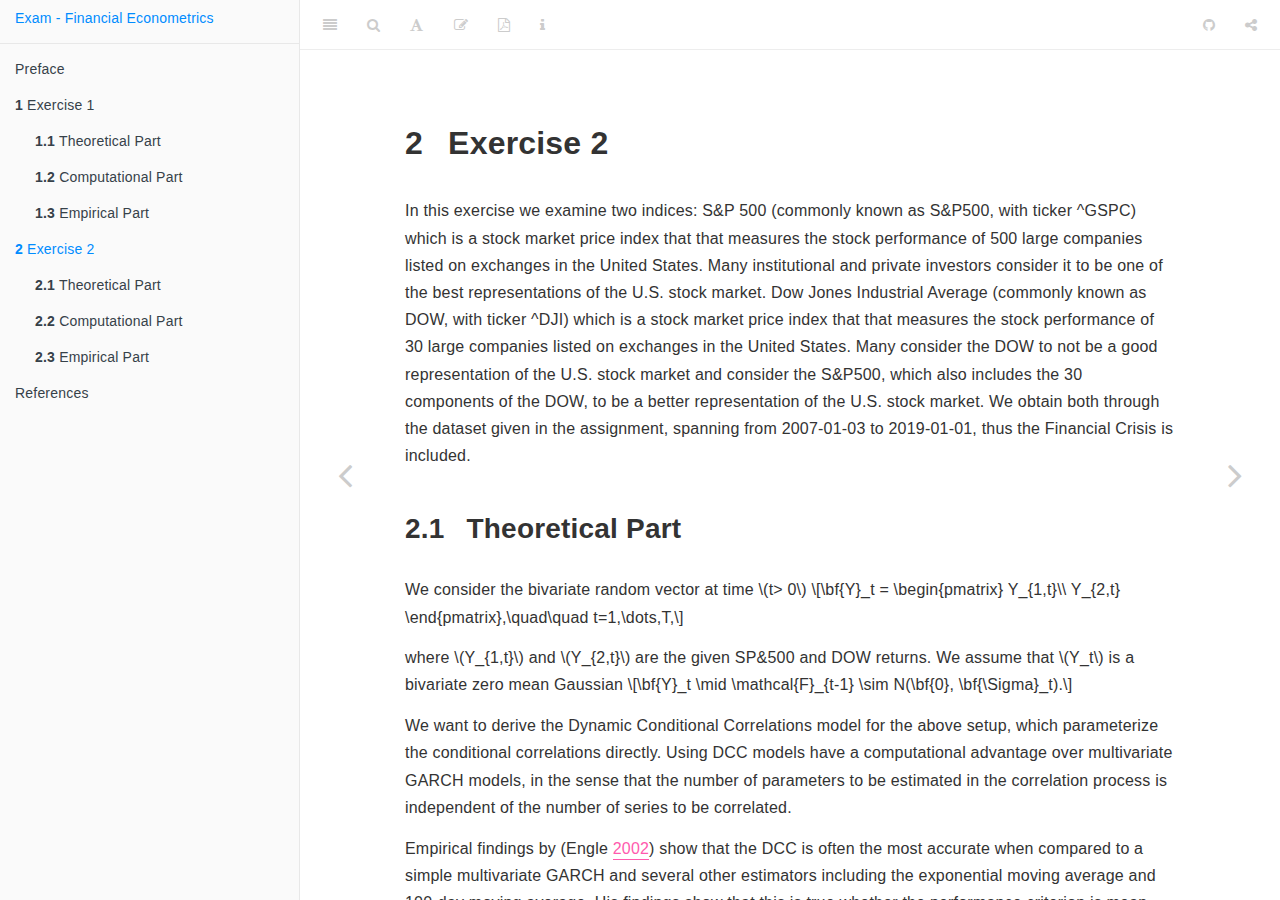
<file: Exam/_book/exercise-2.html>
<!DOCTYPE html>
<html xmlns="http://www.w3.org/1999/xhtml" lang="" xml:lang="">
<head>

  <meta charset="utf-8" />
  <meta http-equiv="X-UA-Compatible" content="IE=edge" />
  <title>2 Exercise 2 | Exam – Financial Econometrics – Andreas Kracht Frandsen</title>
  <meta name="description" content="Exam of Financial Econometrics, Aarhus University." />
  <meta name="generator" content="bookdown 0.13 and GitBook 2.6.7" />

  <meta property="og:title" content="2 Exercise 2 | Exam – Financial Econometrics – Andreas Kracht Frandsen" />
  <meta property="og:type" content="book" />
  
  
  <meta property="og:description" content="Exam of Financial Econometrics, Aarhus University." />
  <meta name="github-repo" content="afrandsen/afrandsen" />

  <meta name="twitter:card" content="summary" />
  <meta name="twitter:title" content="2 Exercise 2 | Exam – Financial Econometrics – Andreas Kracht Frandsen" />
  
  <meta name="twitter:description" content="Exam of Financial Econometrics, Aarhus University." />
  




  <meta name="viewport" content="width=device-width, initial-scale=1" />
  <meta name="apple-mobile-web-app-capable" content="yes" />
  <meta name="apple-mobile-web-app-status-bar-style" content="black" />
  
  
<link rel="prev" href="exercise-1.html"/>
<link rel="next" href="references.html"/>
<script src="libs/jquery-2.2.3/jquery.min.js"></script>
<link href="libs/gitbook-2.6.7/css/style.css" rel="stylesheet" />
<link href="libs/gitbook-2.6.7/css/plugin-table.css" rel="stylesheet" />
<link href="libs/gitbook-2.6.7/css/plugin-bookdown.css" rel="stylesheet" />
<link href="libs/gitbook-2.6.7/css/plugin-highlight.css" rel="stylesheet" />
<link href="libs/gitbook-2.6.7/css/plugin-search.css" rel="stylesheet" />
<link href="libs/gitbook-2.6.7/css/plugin-fontsettings.css" rel="stylesheet" />







<script src="libs/kePrint-0.0.1/kePrint.js"></script>



<link rel="stylesheet" href="style.css" type="text/css" />
</head>

<body>



  <div class="book without-animation with-summary font-size-2 font-family-1" data-basepath=".">

    <div class="book-summary">
      <nav role="navigation">

<ul class="summary">
<li><a href="./">Exam - Financial Econometrics</a></li>

<li class="divider"></li>
<li class="chapter" data-level="" data-path="index.html"><a href="index.html"><i class="fa fa-check"></i>Preface</a></li>
<li class="chapter" data-level="1" data-path="exercise-1.html"><a href="exercise-1.html"><i class="fa fa-check"></i><b>1</b> Exercise 1</a><ul>
<li class="chapter" data-level="1.1" data-path="exercise-1.html"><a href="exercise-1.html#theoretical-part"><i class="fa fa-check"></i><b>1.1</b> Theoretical Part</a></li>
<li class="chapter" data-level="1.2" data-path="exercise-1.html"><a href="exercise-1.html#computational-part"><i class="fa fa-check"></i><b>1.2</b> Computational Part</a></li>
<li class="chapter" data-level="1.3" data-path="exercise-1.html"><a href="exercise-1.html#empirical-part"><i class="fa fa-check"></i><b>1.3</b> Empirical Part</a><ul>
<li class="chapter" data-level="1.3.1" data-path="exercise-1.html"><a href="exercise-1.html#gas"><i class="fa fa-check"></i><b>1.3.1</b> GAS</a></li>
<li class="chapter" data-level="1.3.2" data-path="exercise-1.html"><a href="exercise-1.html#constrained-gas"><i class="fa fa-check"></i><b>1.3.2</b> Constrained GAS</a></li>
<li class="chapter" data-level="1.3.3" data-path="exercise-1.html"><a href="exercise-1.html#mem"><i class="fa fa-check"></i><b>1.3.3</b> MEM</a></li>
<li class="chapter" data-level="1.3.4" data-path="exercise-1.html"><a href="exercise-1.html#comparison"><i class="fa fa-check"></i><b>1.3.4</b> Comparison</a></li>
</ul></li>
</ul></li>
<li class="chapter" data-level="2" data-path="exercise-2.html"><a href="exercise-2.html"><i class="fa fa-check"></i><b>2</b> Exercise 2</a><ul>
<li class="chapter" data-level="2.1" data-path="exercise-2.html"><a href="exercise-2.html#theoretical-part-1"><i class="fa fa-check"></i><b>2.1</b> Theoretical Part</a></li>
<li class="chapter" data-level="2.2" data-path="exercise-2.html"><a href="exercise-2.html#computational-part-1"><i class="fa fa-check"></i><b>2.2</b> Computational Part</a></li>
<li class="chapter" data-level="2.3" data-path="exercise-2.html"><a href="exercise-2.html#empirical-part-1"><i class="fa fa-check"></i><b>2.3</b> Empirical Part</a><ul>
<li class="chapter" data-level="2.3.1" data-path="exercise-2.html"><a href="exercise-2.html#dcc"><i class="fa fa-check"></i><b>2.3.1</b> DCC</a></li>
<li class="chapter" data-level="2.3.2" data-path="exercise-2.html"><a href="exercise-2.html#ccc"><i class="fa fa-check"></i><b>2.3.2</b> CCC</a></li>
<li class="chapter" data-level="2.3.3" data-path="exercise-2.html"><a href="exercise-2.html#mvp"><i class="fa fa-check"></i><b>2.3.3</b> MVP</a></li>
<li class="chapter" data-level="2.3.4" data-path="exercise-2.html"><a href="exercise-2.html#covar"><i class="fa fa-check"></i><b>2.3.4</b> CoVaR</a></li>
</ul></li>
</ul></li>
<li class="chapter" data-level="" data-path="references.html"><a href="references.html"><i class="fa fa-check"></i>References</a></li>
</ul>

      </nav>
    </div>

    <div class="book-body">
      <div class="body-inner">
        <div class="book-header" role="navigation">
          <h1>
            <i class="fa fa-circle-o-notch fa-spin"></i><a href="./"></a>
          </h1>
        </div>

        <div class="page-wrapper" tabindex="-1" role="main">
          <div class="page-inner">

            <section class="normal" id="section-">
<div id="exercise-2" class="section level1">
<h1><span class="header-section-number">2</span> Exercise 2</h1>
<p>In this exercise we examine two indices: S&amp;P 500 (commonly known as S&amp;P500, with ticker ^GSPC) which is a stock market price index that that measures the stock performance of 500 large companies listed on exchanges in the United States. Many institutional and private investors consider it to be one of the best representations of the U.S. stock market. Dow Jones Industrial Average (commonly known as DOW, with ticker ^DJI) which is a stock market price index that that measures the stock performance of 30 large companies listed on exchanges in the United States. Many consider the DOW to not be a good representation of the U.S. stock market and consider the S&amp;P500, which also includes the 30 components of the DOW, to be a better representation of the U.S. stock market. We obtain both through the dataset given in the assignment, spanning from 2007-01-03 to 2019-01-01, thus the Financial Crisis is included.</p>
<div id="theoretical-part-1" class="section level2">
<h2><span class="header-section-number">2.1</span> Theoretical Part</h2>
<p>We consider the bivariate random vector at time <span class="math inline">\(t&gt; 0\)</span>
<span class="math display">\[\bf{Y}_t = \begin{pmatrix} Y_{1,t}\\ Y_{2,t} \end{pmatrix},\quad\quad t=1,\dots,T,\]</span></p>
<p>where <span class="math inline">\(Y_{1,t}\)</span> and <span class="math inline">\(Y_{2,t}\)</span> are the given SP&amp;500 and DOW returns. We assume that <span class="math inline">\(Y_t\)</span> is a bivariate zero mean Gaussian
<span class="math display">\[\bf{Y}_t \mid \mathcal{F}_{t-1} \sim N(\bf{0}, \bf{\Sigma}_t).\]</span></p>
<p>We want to derive the Dynamic Conditional Correlations model for the above setup, which parameterize the conditional correlations directly. Using DCC models have a computational advantage over multivariate GARCH models, in the sense that the number of parameters to be estimated in the correlation process is independent of the number of series to be correlated.</p>
<p>Empirical findings by <span class="citation">(Engle <a href="#ref-Engle2002" role="doc-biblioref">2002</a>)</span> show that the DCC is often the most accurate when compared to a simple multivariate GARCH and several other estimators including the exponential moving average and 100-day moving average. His findings show that this is true whether the performance criterion is mean absolute error, diagnostic tests, or tests based on value at risk calculations.</p>
<p>To obtain the DCC model in our setup we rewrite the covariance matrix, <span class="math inline">\(\bf{\Sigma}_t\)</span>, such that we obtain
<span class="math display">\[\bf{Y}_t \mid \mathcal{F}_{t-1} \sim N(\bf{0}, \bf{D}_t^{\frac{1}{2}}\bf{R}_t \bf{D}_t^{\frac{1}{2}}),\]</span></p>
<p>here <span class="math inline">\(\bf{D}_t\)</span> is the diagonal matrix with elements
<span class="math display">\[\sigma_{it}^2=\mathbb{V}(Y_{it}\mid \mathcal{F}_{t-1}),\]</span></p>
<p>which we assume follows a Generalized Autoregressive Conditional Heteroskedasticity process of order <span class="math inline">\(p=q=1\)</span> or more commonly known as the <span class="math inline">\(\text{GARCH}(1,1)\)</span> process for <span class="math inline">\(i=1,2\)</span>. The updating equation for <span class="math inline">\(\sigma_{it}^2\)</span> thus becomes
<span class="math display">\[\sigma_{it}^2=\omega + \alpha Y_{it-1} + \beta \sigma_{it-1}^2,\]</span></p>
<p>where <span class="math inline">\(\omega,\alpha\)</span> and <span class="math inline">\(\beta\)</span> are unknown coefficients. <span class="math inline">\(\bf{R}_t\)</span> is the correlation matrix with elements
<span class="math display">\[\rho_{ijt}=\text{cor}(Y_{it}, Y_{jt}\mid \mathcal{F}_{t-1}).\]</span></p>
<p>Lastly the DCC model assumes that the correlation matrix, <span class="math inline">\(\bf{R}_t\)</span>, can be decomposed into
<span class="math display">\[\bf{R}_t = \tilde{\bf{Q}}_t^{-\frac{1}{2}}\bf{Q}_t\tilde{\bf{Q}}_t^{-\frac{1}{2}},\]</span></p>
<p>here <span class="math inline">\(\tilde{\bf{Q}}_t\)</span> is a diagonal matrix which contains the diagonal elements of the conditional covariance matrix, <span class="math inline">\(\bf{Q}_t\)</span>, which is given as
<span class="math display">\[\bf{Q}_t = \bar{\bf{Q}}(1-a-b)+a\bf{\eta}_{t-1}\bf{\eta}_{t-1}&#39;+ b\bf{Q}_{t-1},\]</span></p>
<p>where <span class="math inline">\(a\)</span> and <span class="math inline">\(b\)</span> are unknown coefficients, <span class="math inline">\(\bf{\eta}_t=\bf{D}_t^{-\frac{1}{2}}\bf{Y}_t\)</span> thus the standardized residuals and <span class="math inline">\(\bar{\bf{Q}}\)</span> is fixed to to the empirical correlation of <span class="math inline">\(\bf{\eta}_t\)</span>. To ensure that <span class="math inline">\(\bf{Q}_t\)</span> is positive definite we muse impose the constraint <span class="math inline">\(a+b&lt;1\)</span>, which will also guarantee that our model is mean reverting.</p>
<p>To obtain the log likelihood we use the Gaussianity of our returns to obtain
<span class="math display">\[\begin{align*}
\ln(L_T)&amp;=-\frac{1}{2}\sum_{t=1}^T (2\ln(2\pi)+\ln(|\bf{\Sigma}_t|)+\bf{Y}_t&#39;\bf{\Sigma}_t^{-1}\bf{Y}_t)\\
        &amp;=-\frac{1}{2}\sum_{t=1}^T (2\ln(2\pi)+\ln(|\bf{D}_t^{\frac{1}{2}}\bf{R}_t \bf{D}_t^{\frac{1}{2}}|)+\bf{Y}_t&#39;\bf{D}_t^{-\frac{1}{2}}\bf{R}_t^{-1} \bf{D}_t^{-\frac{1}{2}}\bf{Y}_t)\\
        &amp;=-\frac{1}{2}\sum_{t=1}^T (2\ln(2\pi)+\ln(|\bf{D}_t|)+\ln(|\bf{R}_t|)+\bf{\eta}_t&#39; \bf{R}_{t}^{-1} \bf{\eta}_t)\\
        &amp;=-\frac{1}{2}\sum_{t=1}^T (2\ln(2\pi)+\ln(|\bf{D}_t|)+\ln(|\bf{R}_t|)+\bf{\eta}_t&#39; \bf{R}_{t}^{-1} \bf{\eta}_t + \bf{Y}_t&#39; \bf{D}_t^{-\frac{1}{2}} \bf{D}_t^{-\frac{1}{2}} \bf{Y}_t - \bf{\eta}_t&#39;\bf{\eta}_t)\\
        &amp;=-\frac{1}{2}\sum_{t=1}^T (2\ln(2\pi)+\ln(|\bf{D}_t|) + \bf{Y}_t&#39;\bf{D}_t^{-1}Y_t) - \frac{1}{2}\sum_{t=1}^T (\bf{\eta}_t&#39; \bf{R}_{t}^{-1}\bf{\eta}_t -\bf{\eta}_t&#39;\bf{\eta}_t+\ln(|\bf{R}_t|)).
\end{align*}\]</span></p>
<p>Where we use that <span class="math inline">\(|\bf{A}\bf{B}\bf{C}|=|\bf{A}||\bf{B}||\bf{C}|\)</span> and that <span class="math inline">\(\ln(|\bf{A}\bf{B}|)=\ln(|\bf{A}||\bf{B}|)=\ln(|\bf{A}|)+\ln(|\bf{B}|)\)</span>.</p>
<p>Thus we have factorized the log likelihood into two parts: a volatility component and a correlation component. These are
<span class="math display">\[\begin{align*}
L_{V}(\theta)\equiv \ln(L_{V,T}(\theta))&amp;=-\frac{1}{2}\sum_{t=1}^T (2\ln(2\pi)+\ln(|\bf{D}_t|) + \bf{Y}_t&#39;\bf{D}_t^{-1}\bf{Y}_t)\\
                                        &amp;=-\frac{1}{2}\sum_{t=1}^T \sum_{i=1}^2 \left(\ln(2\pi)+\ln(\sigma_{it}^2)+\frac{r_{it}^2}{\sigma_{it}^2}\right),
\end{align*}\]</span></p>
<p>and
<span class="math display">\[L_{C}(\theta,\Phi)\equiv \ln(L_{C,T}(\theta,\Phi))=- \frac{1}{2}\sum_{t=1}^T (\bf{\eta}_t&#39; \bf{R}_{t}^{-1}\bf{\eta}_t -\bf{\eta}_t&#39;\bf{\eta}_t+\ln(|\bf{R}_t|)).\]</span></p>
<p>Here <span class="math inline">\(\theta\)</span> denotes the parameter vector in <span class="math inline">\(\bf{D}_t\)</span> and <span class="math inline">\(\Phi\)</span> denotes the parameter vector in <span class="math inline">\(\bf{R}_t\)</span>. Thus
<span class="math display">\[L(\theta,\Phi)=L_V(\theta)+L_C(\theta,\Phi).\]</span></p>
<p>Maximizing the log likelihood becomes a two-step approach. In the first step we find
<span class="math display">\[\hat{\theta}=\arg\max\{L_V(\theta)\},\]</span></p>
<p>and then use this value as given in the next step
<span class="math display">\[\max_{\phi}{L_C(\hat{\theta},\Phi)}.\]</span></p>
<p>Under reasonable regularity conditions <span class="citation">(Engle <a href="#ref-Engle2002" role="doc-biblioref">2002</a>)</span>, consistency of the first step will ensure consistency of the second step.</p>
<p>We can derive the Constant Conditional Correlations model as a special case of the DCC model. DCC only differs in allowing <span class="math inline">\(\bf{R}\)</span> to be time dependent. Thus the CCC model assumes
<span class="math display">\[\bf{Y}_t \mid \mathcal{F}_{t-1} \sim N(\bf{0}, \bf{D}_t^{\frac{1}{2}}\bf{R} \bf{D}_t^{\frac{1}{2}}),\]</span></p>
<p>where <span class="math inline">\(\bf{R}\)</span> is the correlation matrix containing the conditional correlations
<span class="math display">\[\mathbb{E}(\bf{\eta}_{t}\bf{\eta}_t&#39;\mid \mathcal{F}_{t-1})=\bf{D}_t^{-\frac{1}{2}}\bf{\Sigma}_t\bf{D}_t^{-\frac{1}{2}}.\]</span></p>
<p>To obtain the same <span class="math inline">\(\bf{Q}_t\)</span> throughout time we then set <span class="math inline">\(a=b=0\)</span>, such that <span class="math inline">\(\bf{Q}_t=\bf{Q}\)</span>.</p>
</div>
<div id="computational-part-1" class="section level2">
<h2><span class="header-section-number">2.2</span> Computational Part</h2>
<p>The relevant code can be found in Appendix file ‘Code_Flow_38.R’, attached with the document through WiseFlow. The code is fully documented with comments throughout all the functions.</p>
<p>To estimate the GARCH(1,1) model as discussed in the above Theoretical Part, we create four functions <strong><em>GARCHFilter</em></strong>, <strong><em>ObjectiveFunction</em></strong>, <strong><em>ineqfun_GARCH_WS</em></strong> and <strong><em>EstimateGARCH</em></strong>.</p>
<p><strong><em>GARCHFilter</em></strong> is the filter for the GARCH(1,1) process. It takes a vector of values and the parameters as input. Here we take use of the updating equation for <span class="math inline">\(\sigma_{it}^2\)</span> established in the Theoretical Part. Through a loop we compute the next value of <span class="math inline">\(\sigma_{it}^2\)</span>, from <span class="math inline">\(t=1,\dots, T\)</span>, where we set the first variance to the empirical variance of the first <span class="math inline">\(10 \%\)</span> of the observations. Further we compute the log likelihood associated with the parameters and the values of <span class="math inline">\(\sigma_{it}^2\)</span>, using the established function <span class="math inline">\(L_{V}(\theta)\)</span> as deduced in the Theoretical Part.</p>
<p><strong><em>ObjectiveFunction</em></strong> is the helper function for finding the maximum likelihood estimates of our GARCH(1,1) parameters. It takes the vector of values and a vector of parameters as input. It computes the negative log likelihood
<span class="math display">\[N\mathcal{L}=-L_{V}(\theta).\]</span></p>
<p><strong><em>ineqfun_GARCH_WS</em></strong> serves as a basis to evaluate the inner part of the inequality constraints that need to be satisfied to impose weak stationarity, which is
<span class="math display">\[0&lt;\alpha+\beta&lt;1.\]</span></p>
<p><strong><em>EstimateGARCH</em></strong> estimates the GARCH(1,1) model by first finding maximum likelihood estimates of our parameters, which are obtained by optimizing the negative log likelihood. The used optimizer, <strong><em>solnp</em></strong>, is available through the <strong>Rsolnp</strong> R package, we set initial starting values, essentially we set starting value for <span class="math inline">\(\alpha\)</span> and <span class="math inline">\(\beta\)</span> and set <span class="math inline">\(\omega\)</span> to target the unconditional variance of the GARCH(1,1) model. After convergence of a solution the final parameters are then feeded to the <strong><em>GARCH_Filter</em></strong> to obtain the final filtered values of <span class="math inline">\(\sigma_{it}^2\)</span> and the log likelihood value. We also compute the Bayesian Information Criterion and the standardized residuals <span class="math inline">\(\bf{\eta}_t\)</span>.</p>
<p>To estimate the DCC (CCC) model as discussed in the above Theoretical Part (and similiarly for the following models in the Empirical Part), we create two functions <strong><em>DCCFilter</em></strong> and <strong><em>Estimate_DCC</em></strong>.</p>
<p><strong><em>DCCFilter</em></strong> is the filter for the DCC (CCC) model. It takes the vector of standardized residuals, the parameters and the unconditional correlation as input. Here we take use of the equations derived for <span class="math inline">\(\bf{Q}_t\)</span> and <span class="math inline">\(\bf{R}_t\)</span> in the Theoretical Part. Further we compute the log likelihood associated with the parameters and the values of <span class="math inline">\(\bf{Q}_t\)</span> and <span class="math inline">\(\bf{R}_t\)</span>, using the established function <span class="math inline">\(L_{C}(\theta,\Phi)\)</span> as deduced in the Theoretical Part.</p>
<p><strong><em>Estimate_DCC</em></strong> estimates the DCC (CCC) model by first finding maximum likelihood estimates of our parameters, if we are in the DCC model, which are obtained by optimizing the negative log likelihood. The used optimizer, <strong><em>solnp</em></strong>, is available through the <strong>Rsolnp</strong> R package, we set initial starting values, essentially we set starting value for <span class="math inline">\(a\)</span> and <span class="math inline">\(b\)</span>. After convergence of a solution the final parameters are then feeded to the <strong><em>DCCFilter</em></strong> to obtain the final filtered values of <span class="math inline">\(\bf{Q}_t\)</span>, <span class="math inline">\(\bf{R}_t\)</span> and the log likelihood value. We also compute the Bayesian Information Criterion.</p>
</div>
<div id="empirical-part-1" class="section level2">
<h2><span class="header-section-number">2.3</span> Empirical Part</h2>
<p>Using the updated dataset of the S&amp;P500 and DOW returns spanning from 2007-01-03 to 2019-01-01 we estimate the DCC and CCC model using the functions written in code ‘Code_Flow_38.R’ and described in Section <a href="exercise-2.html#computational-part-1">2.2</a>.</p>
Table <a href="exercise-2.html#tab:GSPCDJItab">2.1</a> show the five first observations.
<table class="table table-striped" style="width: auto !important; margin-left: auto; margin-right: auto;">
<caption>
<span id="tab:GSPCDJItab">Table 2.1: </span>The first 5 observations of the returns of SP500 and DOW.
</caption>
<thead>
<tr>
<th style="text-align:right;">
GSPC
</th>
<th style="text-align:right;">
DJI
</th>
</tr>
</thead>
<tbody>
<tr>
<td style="text-align:right;">
0.1038474
</td>
<td style="text-align:right;">
0.0287223
</td>
</tr>
<tr>
<td style="text-align:right;">
-0.6292226
</td>
<td style="text-align:right;">
-0.6854062
</td>
</tr>
<tr>
<td style="text-align:right;">
0.2028799
</td>
<td style="text-align:right;">
0.1845763
</td>
</tr>
<tr>
<td style="text-align:right;">
-0.0705868
</td>
<td style="text-align:right;">
-0.0762133
</td>
</tr>
<tr>
<td style="text-align:right;">
0.1749414
</td>
<td style="text-align:right;">
0.1849128
</td>
</tr>
</tbody>
</table>
Figure <a href="exercise-2.html#fig:GSPCfig">2.1</a> show the evolution of the S&amp;P500 time series.
<div class="figure" style="text-align: center"><span id="fig:GSPCfig"></span>
<img src="Exam_Financial_Econometrics_Andreas_Kracht_Frandsen_files/figure-html/GSPCfig-1.png" alt="SP500 returns from 2007-01-03 to 2019-01-01." width="100%" />
<p class="caption">
Figure 2.1: SP500 returns from 2007-01-03 to 2019-01-01.
</p>
</div>
Figure <a href="exercise-2.html#fig:DJIfig">2.2</a> show the evolution of the DOW time series.
<div class="figure" style="text-align: center"><span id="fig:DJIfig"></span>
<img src="Exam_Financial_Econometrics_Andreas_Kracht_Frandsen_files/figure-html/DJIfig-1.png" alt="DOW returns from 2007-01-03 to 2019-01-01." width="100%" />
<p class="caption">
Figure 2.2: DOW returns from 2007-01-03 to 2019-01-01.
</p>
</div>
<div id="dcc" class="section level3">
<h3><span class="header-section-number">2.3.1</span> DCC</h3>
<p>To obtain the DCC model for our data, we feed the relevant quantities to the relevant functions. The maximum likelihood estimates of our parameters are
<span class="math display">\[\hat{\omega}=\begin{pmatrix}0.025\\0.023\end{pmatrix},\quad \hat{\alpha}=\begin{pmatrix}0.125\\0.13085261\end{pmatrix},\quad \hat{\beta}=\begin{pmatrix}0.857 \\ 0.851\end{pmatrix},\quad\hat{a}=0.070\quad\text{and}\quad \hat{b}=0.902.\]</span></p>
<p>We obtain a log likelihood of <span class="math inline">\(-3688.162\)</span> and a BIC of <span class="math inline">\(7440.425\)</span>. Since the correlation matrix <span class="math inline">\(\bf{R}\)</span> is time-varying we will not post the results here. One can check the values throughout time using ‘Code_Flow_38.R’.</p>
</div>
<div id="ccc" class="section level3">
<h3><span class="header-section-number">2.3.2</span> CCC</h3>
<p>To obtain the CCC model for our data, we feed the relevant quantities to the relevant functions setting the boolean parameter ‘CCC’ to TRUE. Which evaluates our filter using <span class="math inline">\(a=b=0\)</span> as argued earlier. The maximum likelihood estimates of our parameters are exactly the same as for the DCC, since they are the outcome of the same two GARCH(1,1) processes.</p>
<p>The constant correlation matrix <span class="math inline">\(\bf{R}\)</span> is given as
<span class="math display">\[\bf{R}=\begin{pmatrix}1.0000000 &amp; 0.9671498\\ 0.9671498 &amp; 1.0000000\end{pmatrix}.\]</span></p>
<p>Which show a very high correlation. We obtain a log likelihood of <span class="math inline">\(-3894.175\)</span> and a BIC of <span class="math inline">\(7852.45\)</span>. Compared to the DCC model we observe a slightly worse BIC that yields the logic that allowing time-dependency in the correlation matrix yields better performance.</p>
<p>Continues on next page.</p>

</div>
<div id="mvp" class="section level3">
<h3><span class="header-section-number">2.3.3</span> MVP</h3>
<p>To obtain the weights associated with the Minimum Variance Portfolio we consider the risk-averse investors problem at day <span class="math inline">\(t\)</span>
<span class="math display">\[\min_{\omega_{t\mid t+h}} \omega_{t\mid t+h}&#39;\bf{\Sigma}_{t\mid t+h}\omega_{t\mid t+h},\quad\quad \text{s.t.}\quad \omega_{t\mid t+h}&#39;\ell=1.\]</span></p>
<p>The optimal solution can be deduced to
<span class="math display" id="eq:mvp">\[\begin{equation}
\omega_{t\mid t+h}&#39;^*=\frac{\bf{\Sigma}_{t\mid t+h}^{-1}\ell}{\ell&#39;\bf{\Sigma}_{t\mid t+h}^{-1}\ell}.  \tag{2.1}
\end{equation}\]</span></p>
<p>Thus we use the above Equation <a href="exercise-2.html#eq:mvp">(2.1)</a> to obtain the weights for the S&amp;P500 Index and DOW throughout time. Figure <a href="exercise-2.html#fig:weight-dcc-fig">2.3</a> shows the Minimum Variance Portfolio weights using the estimates obtain from the DCC model. Functions and documentation can be found in ‘Code_Flow_38.R’.</p>
<div class="figure" style="text-align: center"><span id="fig:weight-dcc-fig"></span>
<img src="Exam_Financial_Econometrics_Andreas_Kracht_Frandsen_files/figure-html/weight-dcc-fig-1.png" alt="Minimum Variance Portfolio Weights using DCC Model. Black line represents SP500 weights, red line represents DOW weights." width="100%" />
<p class="caption">
Figure 2.3: Minimum Variance Portfolio Weights using DCC Model. Black line represents SP500 weights, red line represents DOW weights.
</p>
</div>
<p>One may notice the relatively high shorting positions. Figure <a href="exercise-2.html#fig:weight-ccc-fig">2.4</a> shows the Minimum Variance Portfolio weights using the estimates obtain from the CCC model.</p>
<div class="figure" style="text-align: center"><span id="fig:weight-ccc-fig"></span>
<img src="Exam_Financial_Econometrics_Andreas_Kracht_Frandsen_files/figure-html/weight-ccc-fig-1.png" alt="Minimum Variance Portfolio Weights using CCC Model. Black line represents SP500 weights, red line represents DOW weights." width="100%" />
<p class="caption">
Figure 2.4: Minimum Variance Portfolio Weights using CCC Model. Black line represents SP500 weights, red line represents DOW weights.
</p>
</div>
<p>Using the CCC model we observe somewhat more stable positions with diminished shorting positions. This makes sense due to the constant correlation matrix. That doesn’t allow the returns to be more or less correlated through time.</p>
</div>
<div id="covar" class="section level3">
<h3><span class="header-section-number">2.3.4</span> CoVaR</h3>
<p>We want to compute the Conditional Value at Risk, which is the value at risk (VaR) of a financial system conditional on institutions being under distress. It is defined as the <span class="math inline">\(\alpha\)</span>-quantile of the conditional distribution
<span class="math display">\[Y_{1t}\mid Y_{2t}\leq \text{VaR}_{Y_{2t}}(\alpha).\]</span></p>
<p>And can also be defined as
<span class="math display">\[\text{CoVaR}_{Y_{1t}\mid Y_{2t}}(\alpha,\alpha)=F^{-1}_{Y_{1t}\mid Y_{2t}\leq \text{VaR}_{Y_{2t}}(\alpha)}(\alpha).\]</span></p>
<p>We can find it as the solution to the equality below
<span class="math display">\[F_{Y_{1t},Y_{2t}}(\text{CoVaR}_{Y_{1t}\mid Y_{2t}}(\alpha,\alpha),\text{VaR}_{Y_{2t}}(\alpha))=\alpha^2.\]</span></p>
<p>This is obtained using the <em>uniroot</em> function from the <strong>stats</strong> package in R. Figure <a href="exercise-2.html#fig:covar-dcc-fig">2.5</a> shows the CoVaR using the estimates obtain from the DCC model. Functions and documentation can be found in ‘Code_Flow_38.R’.</p>
<div class="figure" style="text-align: center"><span id="fig:covar-dcc-fig"></span>
<img src="Exam_Financial_Econometrics_Andreas_Kracht_Frandsen_files/figure-html/covar-dcc-fig-1.png" alt="CoVaR using DCC Model. Black line represents CoVaR with significance level 0.01, red line represents CoVaR with signifiance level 0.05." width="100%" />
<p class="caption">
Figure 2.5: CoVaR using DCC Model. Black line represents CoVaR with significance level 0.01, red line represents CoVaR with signifiance level 0.05.
</p>
</div>
<p>One may notice the Financial Crisis, given the very big drop in CoVaR in 2008. Figure <a href="exercise-2.html#fig:covar-ccc-fig">2.6</a> shows the CoVaR using the estimates obtain from the CCC model.</p>
<div class="figure" style="text-align: center"><span id="fig:covar-ccc-fig"></span>
<img src="Exam_Financial_Econometrics_Andreas_Kracht_Frandsen_files/figure-html/covar-ccc-fig-1.png" alt="CoVaR using CCC Model. Black line represents CoVaR with significance level 0.01, red line represents CoVaR with signifiance level 0.05." width="100%" />
<p class="caption">
Figure 2.6: CoVaR using CCC Model. Black line represents CoVaR with significance level 0.01, red line represents CoVaR with signifiance level 0.05.
</p>
</div>
<p>The CoVaR of the CCC model is indeed very similar to DCC model and it’s hard to tell where they differ. Thus we have now fully compared the DCC and CCC models.</p>


<p></p>
</div>
</div>
</div>
<h3>References</h3>
<div id="refs" class="references">
<div id="ref-Engle2002">
<p>Engle, Robert F. 2002. “Dynamic Conditional Correlation: A Simple Class of Multivariate Generalized Autoregressive Conditional Heteroskedasticity Models.” <em>Journal of Business &amp; Economic Statistics</em> 3: 339–50.</p>
</div>
</div>
            </section>

          </div>
        </div>
      </div>
<a href="exercise-1.html" class="navigation navigation-prev " aria-label="Previous page"><i class="fa fa-angle-left"></i></a>
<a href="references.html" class="navigation navigation-next " aria-label="Next page"><i class="fa fa-angle-right"></i></a>
    </div>
  </div>
<script src="libs/gitbook-2.6.7/js/app.min.js"></script>
<script src="libs/gitbook-2.6.7/js/lunr.js"></script>
<script src="libs/gitbook-2.6.7/js/plugin-search.js"></script>
<script src="libs/gitbook-2.6.7/js/plugin-sharing.js"></script>
<script src="libs/gitbook-2.6.7/js/plugin-fontsettings.js"></script>
<script src="libs/gitbook-2.6.7/js/plugin-bookdown.js"></script>
<script src="libs/gitbook-2.6.7/js/jquery.highlight.js"></script>
<script>
gitbook.require(["gitbook"], function(gitbook) {
gitbook.start({
"sharing": {
"github": true,
"facebook": false,
"twitter": false,
"google": false,
"linkedin": false,
"weibo": false,
"instapaper": false,
"vk": false,
"all": ["facebook", "google", "twitter", "linkedin", "weibo", "instapaper"]
},
"fontsettings": {
"theme": "white",
"family": "sans",
"size": 2
},
"edit": {
"link": "https://github.com/afrandsen/financial-econometrics/edit/master/Exam/02-EX2.Rmd",
"text": "Edit"
},
"history": {
"link": null,
"text": null
},
"download": ["Exam_Financial_Econometrics_Andreas_Kracht_Frandsen.pdf"],
"toc": {
"collapse": "subsection"
}
});
});
</script>

<!-- dynamically load mathjax for compatibility with self-contained -->
<script>
  (function () {
    var script = document.createElement("script");
    script.type = "text/javascript";
    var src = "true";
    if (src === "" || src === "true") src = "https://mathjax.rstudio.com/latest/MathJax.js?config=TeX-MML-AM_CHTML";
    if (location.protocol !== "file:")
      if (/^https?:/.test(src))
        src = src.replace(/^https?:/, '');
    script.src = src;
    document.getElementsByTagName("head")[0].appendChild(script);
  })();
</script>
</body>

</html>
</file>
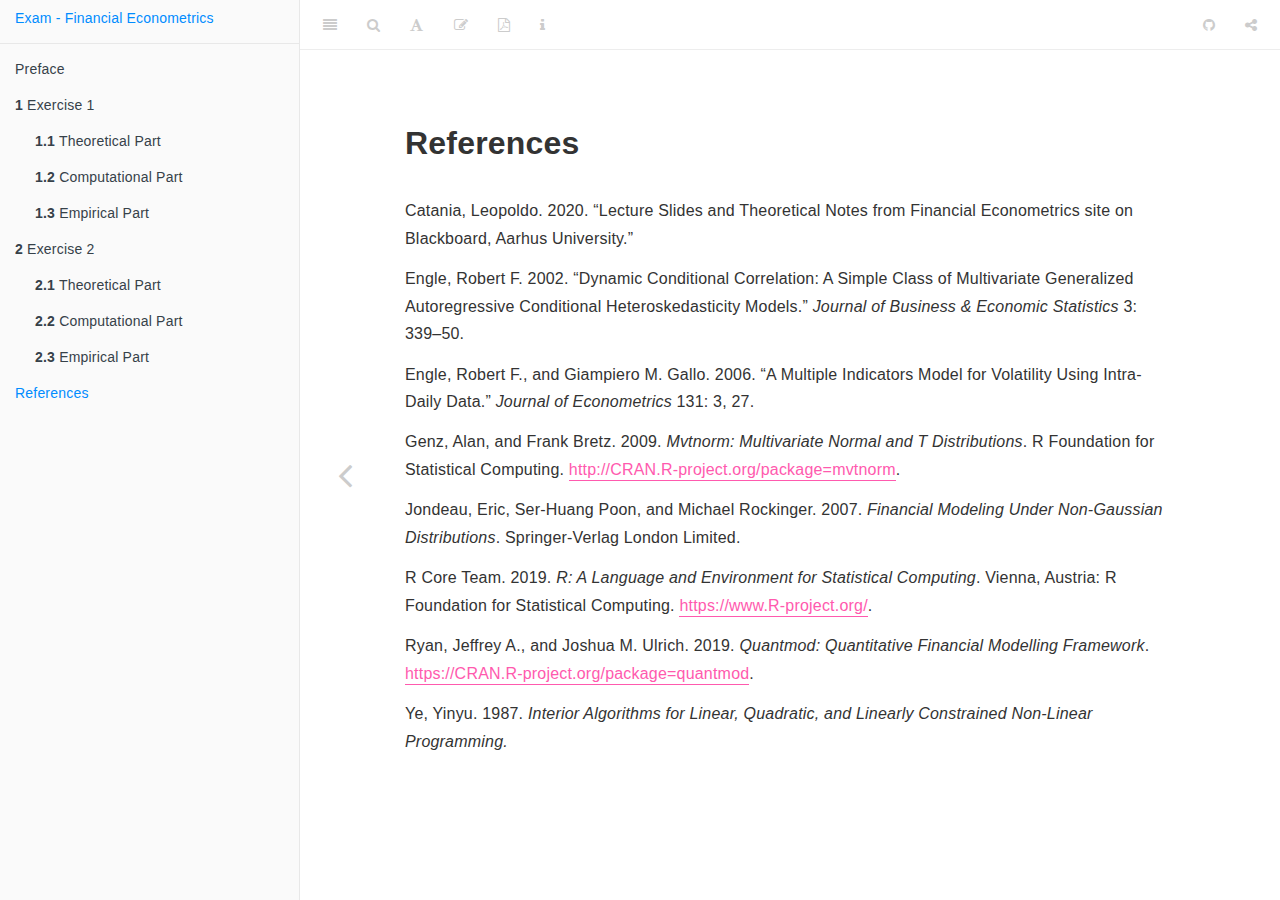
<file: Exam/_book/references.html>
<!DOCTYPE html>
<html xmlns="http://www.w3.org/1999/xhtml" lang="" xml:lang="">
<head>

  <meta charset="utf-8" />
  <meta http-equiv="X-UA-Compatible" content="IE=edge" />
  <title>References | Exam – Financial Econometrics – Andreas Kracht Frandsen</title>
  <meta name="description" content="Exam of Financial Econometrics, Aarhus University." />
  <meta name="generator" content="bookdown 0.13 and GitBook 2.6.7" />

  <meta property="og:title" content="References | Exam – Financial Econometrics – Andreas Kracht Frandsen" />
  <meta property="og:type" content="book" />
  
  
  <meta property="og:description" content="Exam of Financial Econometrics, Aarhus University." />
  <meta name="github-repo" content="afrandsen/afrandsen" />

  <meta name="twitter:card" content="summary" />
  <meta name="twitter:title" content="References | Exam – Financial Econometrics – Andreas Kracht Frandsen" />
  
  <meta name="twitter:description" content="Exam of Financial Econometrics, Aarhus University." />
  




  <meta name="viewport" content="width=device-width, initial-scale=1" />
  <meta name="apple-mobile-web-app-capable" content="yes" />
  <meta name="apple-mobile-web-app-status-bar-style" content="black" />
  
  
<link rel="prev" href="exercise-2.html"/>

<script src="libs/jquery-2.2.3/jquery.min.js"></script>
<link href="libs/gitbook-2.6.7/css/style.css" rel="stylesheet" />
<link href="libs/gitbook-2.6.7/css/plugin-table.css" rel="stylesheet" />
<link href="libs/gitbook-2.6.7/css/plugin-bookdown.css" rel="stylesheet" />
<link href="libs/gitbook-2.6.7/css/plugin-highlight.css" rel="stylesheet" />
<link href="libs/gitbook-2.6.7/css/plugin-search.css" rel="stylesheet" />
<link href="libs/gitbook-2.6.7/css/plugin-fontsettings.css" rel="stylesheet" />







<script src="libs/kePrint-0.0.1/kePrint.js"></script>



<link rel="stylesheet" href="style.css" type="text/css" />
</head>

<body>



  <div class="book without-animation with-summary font-size-2 font-family-1" data-basepath=".">

    <div class="book-summary">
      <nav role="navigation">

<ul class="summary">
<li><a href="./">Exam - Financial Econometrics</a></li>

<li class="divider"></li>
<li class="chapter" data-level="" data-path="index.html"><a href="index.html"><i class="fa fa-check"></i>Preface</a></li>
<li class="chapter" data-level="1" data-path="exercise-1.html"><a href="exercise-1.html"><i class="fa fa-check"></i><b>1</b> Exercise 1</a><ul>
<li class="chapter" data-level="1.1" data-path="exercise-1.html"><a href="exercise-1.html#theoretical-part"><i class="fa fa-check"></i><b>1.1</b> Theoretical Part</a></li>
<li class="chapter" data-level="1.2" data-path="exercise-1.html"><a href="exercise-1.html#computational-part"><i class="fa fa-check"></i><b>1.2</b> Computational Part</a></li>
<li class="chapter" data-level="1.3" data-path="exercise-1.html"><a href="exercise-1.html#empirical-part"><i class="fa fa-check"></i><b>1.3</b> Empirical Part</a><ul>
<li class="chapter" data-level="1.3.1" data-path="exercise-1.html"><a href="exercise-1.html#gas"><i class="fa fa-check"></i><b>1.3.1</b> GAS</a></li>
<li class="chapter" data-level="1.3.2" data-path="exercise-1.html"><a href="exercise-1.html#constrained-gas"><i class="fa fa-check"></i><b>1.3.2</b> Constrained GAS</a></li>
<li class="chapter" data-level="1.3.3" data-path="exercise-1.html"><a href="exercise-1.html#mem"><i class="fa fa-check"></i><b>1.3.3</b> MEM</a></li>
<li class="chapter" data-level="1.3.4" data-path="exercise-1.html"><a href="exercise-1.html#comparison"><i class="fa fa-check"></i><b>1.3.4</b> Comparison</a></li>
</ul></li>
</ul></li>
<li class="chapter" data-level="2" data-path="exercise-2.html"><a href="exercise-2.html"><i class="fa fa-check"></i><b>2</b> Exercise 2</a><ul>
<li class="chapter" data-level="2.1" data-path="exercise-2.html"><a href="exercise-2.html#theoretical-part-1"><i class="fa fa-check"></i><b>2.1</b> Theoretical Part</a></li>
<li class="chapter" data-level="2.2" data-path="exercise-2.html"><a href="exercise-2.html#computational-part-1"><i class="fa fa-check"></i><b>2.2</b> Computational Part</a></li>
<li class="chapter" data-level="2.3" data-path="exercise-2.html"><a href="exercise-2.html#empirical-part-1"><i class="fa fa-check"></i><b>2.3</b> Empirical Part</a><ul>
<li class="chapter" data-level="2.3.1" data-path="exercise-2.html"><a href="exercise-2.html#dcc"><i class="fa fa-check"></i><b>2.3.1</b> DCC</a></li>
<li class="chapter" data-level="2.3.2" data-path="exercise-2.html"><a href="exercise-2.html#ccc"><i class="fa fa-check"></i><b>2.3.2</b> CCC</a></li>
<li class="chapter" data-level="2.3.3" data-path="exercise-2.html"><a href="exercise-2.html#mvp"><i class="fa fa-check"></i><b>2.3.3</b> MVP</a></li>
<li class="chapter" data-level="2.3.4" data-path="exercise-2.html"><a href="exercise-2.html#covar"><i class="fa fa-check"></i><b>2.3.4</b> CoVaR</a></li>
</ul></li>
</ul></li>
<li class="chapter" data-level="" data-path="references.html"><a href="references.html"><i class="fa fa-check"></i>References</a></li>
</ul>

      </nav>
    </div>

    <div class="book-body">
      <div class="body-inner">
        <div class="book-header" role="navigation">
          <h1>
            <i class="fa fa-circle-o-notch fa-spin"></i><a href="./"></a>
          </h1>
        </div>

        <div class="page-wrapper" tabindex="-1" role="main">
          <div class="page-inner">

            <section class="normal" id="section-">
<div id="references" class="section level1 unnumbered">
<h1>References</h1>

<div id="refs" class="references">
<div>
<p>Catania, Leopoldo. 2020. “Lecture Slides and Theoretical Notes from Financial Econometrics site on Blackboard, Aarhus University.”</p>
</div>
<div>
<p>Engle, Robert F. 2002. “Dynamic Conditional Correlation: A Simple Class of Multivariate Generalized Autoregressive Conditional Heteroskedasticity Models.” <em>Journal of Business &amp; Economic Statistics</em> 3: 339–50.</p>
</div>
<div>
<p>Engle, Robert F., and Giampiero M. Gallo. 2006. “A Multiple Indicators Model for Volatility Using Intra-Daily Data.” <em>Journal of Econometrics</em> 131: 3, 27.</p>
</div>
<div>
<p>Genz, Alan, and Frank Bretz. 2009. <em>Mvtnorm: Multivariate Normal and T Distributions</em>. R Foundation for Statistical Computing. <a href="http://CRAN.R-project.org/package=mvtnorm">http://CRAN.R-project.org/package=mvtnorm</a>.</p>
</div>
<div>
<p>Jondeau, Eric, Ser-Huang Poon, and Michael Rockinger. 2007. <em>Financial Modeling Under Non-Gaussian Distributions</em>. Springer-Verlag London Limited.</p>
</div>
<div>
<p>R Core Team. 2019. <em>R: A Language and Environment for Statistical Computing</em>. Vienna, Austria: R Foundation for Statistical Computing. <a href="https://www.R-project.org/">https://www.R-project.org/</a>.</p>
</div>
<div>
<p>Ryan, Jeffrey A., and Joshua M. Ulrich. 2019. <em>Quantmod: Quantitative Financial Modelling Framework</em>. <a href="https://CRAN.R-project.org/package=quantmod">https://CRAN.R-project.org/package=quantmod</a>.</p>
</div>
<div>
<p>Ye, Yinyu. 1987. <em>Interior Algorithms for Linear, Quadratic, and Linearly Constrained Non-Linear Programming.</em></p>
</div>
</div>
</div>
            </section>

          </div>
        </div>
      </div>
<a href="exercise-2.html" class="navigation navigation-prev navigation-unique" aria-label="Previous page"><i class="fa fa-angle-left"></i></a>

    </div>
  </div>
<script src="libs/gitbook-2.6.7/js/app.min.js"></script>
<script src="libs/gitbook-2.6.7/js/lunr.js"></script>
<script src="libs/gitbook-2.6.7/js/plugin-search.js"></script>
<script src="libs/gitbook-2.6.7/js/plugin-sharing.js"></script>
<script src="libs/gitbook-2.6.7/js/plugin-fontsettings.js"></script>
<script src="libs/gitbook-2.6.7/js/plugin-bookdown.js"></script>
<script src="libs/gitbook-2.6.7/js/jquery.highlight.js"></script>
<script>
gitbook.require(["gitbook"], function(gitbook) {
gitbook.start({
"sharing": {
"github": true,
"facebook": false,
"twitter": false,
"google": false,
"linkedin": false,
"weibo": false,
"instapaper": false,
"vk": false,
"all": ["facebook", "google", "twitter", "linkedin", "weibo", "instapaper"]
},
"fontsettings": {
"theme": "white",
"family": "sans",
"size": 2
},
"edit": {
"link": "https://github.com/afrandsen/financial-econometrics/edit/master/Exam/03-references.Rmd",
"text": "Edit"
},
"history": {
"link": null,
"text": null
},
"download": ["Exam_Financial_Econometrics_Andreas_Kracht_Frandsen.pdf"],
"toc": {
"collapse": "subsection"
}
});
});
</script>

<!-- dynamically load mathjax for compatibility with self-contained -->
<script>
  (function () {
    var script = document.createElement("script");
    script.type = "text/javascript";
    var src = "true";
    if (src === "" || src === "true") src = "https://mathjax.rstudio.com/latest/MathJax.js?config=TeX-MML-AM_CHTML";
    if (location.protocol !== "file:")
      if (/^https?:/.test(src))
        src = src.replace(/^https?:/, '');
    script.src = src;
    document.getElementsByTagName("head")[0].appendChild(script);
  })();
</script>
</body>

</html>
</file>
<file: Exam/_book/libs/gitbook-2.6.7/css/plugin-table.css>
.book .book-body .page-wrapper .page-inner section.normal table{display:table;width:100%;border-collapse:collapse;border-spacing:0;overflow:auto}.book .book-body .page-wrapper .page-inner section.normal table td,.book .book-body .page-wrapper .page-inner section.normal table th{padding:6px 13px;border:1px solid #ddd}.book .book-body .page-wrapper .page-inner section.normal table tr{background-color:#fff;border-top:1px solid #ccc}.book .book-body .page-wrapper .page-inner section.normal table tr:nth-child(2n){background-color:#f8f8f8}.book .book-body .page-wrapper .page-inner section.normal table th{font-weight:700}
</file>
<file: Exam/_book/libs/gitbook-2.6.7/css/plugin-bookdown.css>
.book .book-header h1 {
  padding-left: 20px;
  padding-right: 20px;
}
.book .book-header.fixed {
  position: fixed;
  right: 0;
  top: 0;
  left: 0;
  border-bottom: 1px solid rgba(0,0,0,.07);
}
span.search-highlight {
  background-color: #ffff88;
}
@media (min-width: 600px) {
  .book.with-summary .book-header.fixed {
    left: 300px;
  }
}
@media (max-width: 1240px) {
  .book .book-body.fixed {
    top: 50px;
  }
  .book .book-body.fixed .body-inner {
    top: auto;
  }
}
@media (max-width: 600px) {
  .book.with-summary .book-header.fixed {
    left: calc(100% - 60px);
    min-width: 300px;
  }
  .book.with-summary .book-body {
    transform: none;
    left: calc(100% - 60px);
    min-width: 300px;
  }
  .book .book-body.fixed {
    top: 0;
  }
}

.book .book-body.fixed .body-inner {
  top: 50px;
}
.book .book-body .page-wrapper .page-inner section.normal sub, .book .book-body .page-wrapper .page-inner section.normal sup {
  font-size: 85%;
}

@media print {
  .book .book-summary, .book .book-body .book-header, .fa {
    display: none !important;
  }
  .book .book-body.fixed {
    left: 0px;
  }
  .book .book-body,.book .book-body .body-inner, .book.with-summary {
    overflow: visible !important;
  }
}
.kable_wrapper {
  border-spacing: 20px 0;
  border-collapse: separate;
  border: none;
  margin: auto;
}
.kable_wrapper > tbody > tr > td {
  vertical-align: top;
}
.book .book-body .page-wrapper .page-inner section.normal table tr.header {
  border-top-width: 2px;
}
.book .book-body .page-wrapper .page-inner section.normal table tr:last-child td {
  border-bottom-width: 2px;
}
.book .book-body .page-wrapper .page-inner section.normal table td, .book .book-body .page-wrapper .page-inner section.normal table th {
  border-left: none;
  border-right: none;
}
.book .book-body .page-wrapper .page-inner section.normal table.kable_wrapper > tbody > tr, .book .book-body .page-wrapper .page-inner section.normal table.kable_wrapper > tbody > tr > td {
  border-top: none;
}
.book .book-body .page-wrapper .page-inner section.normal table.kable_wrapper > tbody > tr:last-child > td {
    border-bottom: none;
}

div.theorem, div.lemma, div.corollary, div.proposition, div.conjecture {
  font-style: italic;
}
span.theorem, span.lemma, span.corollary, span.proposition, span.conjecture {
  font-style: normal;
}
div.proof:after {
  content: "\25a2";
  float: right;
}
.header-section-number {
  padding-right: .5em;
}
</file>
<file: Exam/_book/libs/gitbook-2.6.7/css/plugin-highlight.css>
.book .book-body .page-wrapper .page-inner section.normal pre,
.book .book-body .page-wrapper .page-inner section.normal code {
  /* http://jmblog.github.com/color-themes-for-google-code-highlightjs */
  /* Tomorrow Comment */
  /* Tomorrow Red */
  /* Tomorrow Orange */
  /* Tomorrow Yellow */
  /* Tomorrow Green */
  /* Tomorrow Aqua */
  /* Tomorrow Blue */
  /* Tomorrow Purple */
}
.book .book-body .page-wrapper .page-inner section.normal pre .hljs-comment,
.book .book-body .page-wrapper .page-inner section.normal code .hljs-comment,
.book .book-body .page-wrapper .page-inner section.normal pre .hljs-title,
.book .book-body .page-wrapper .page-inner section.normal code .hljs-title {
  color: #8e908c;
}
.book .book-body .page-wrapper .page-inner section.normal pre .hljs-variable,
.book .book-body .page-wrapper .page-inner section.normal code .hljs-variable,
.book .book-body .page-wrapper .page-inner section.normal pre .hljs-attribute,
.book .book-body .page-wrapper .page-inner section.normal code .hljs-attribute,
.book .book-body .page-wrapper .page-inner section.normal pre .hljs-tag,
.book .book-body .page-wrapper .page-inner section.normal code .hljs-tag,
.book .book-body .page-wrapper .page-inner section.normal pre .hljs-regexp,
.book .book-body .page-wrapper .page-inner section.normal code .hljs-regexp,
.book .book-body .page-wrapper .page-inner section.normal pre .ruby .hljs-constant,
.book .book-body .page-wrapper .page-inner section.normal code .ruby .hljs-constant,
.book .book-body .page-wrapper .page-inner section.normal pre .xml .hljs-tag .hljs-title,
.book .book-body .page-wrapper .page-inner section.normal code .xml .hljs-tag .hljs-title,
.book .book-body .page-wrapper .page-inner section.normal pre .xml .hljs-pi,
.book .book-body .page-wrapper .page-inner section.normal code .xml .hljs-pi,
.book .book-body .page-wrapper .page-inner section.normal pre .xml .hljs-doctype,
.book .book-body .page-wrapper .page-inner section.normal code .xml .hljs-doctype,
.book .book-body .page-wrapper .page-inner section.normal pre .html .hljs-doctype,
.book .book-body .page-wrapper .page-inner section.normal code .html .hljs-doctype,
.book .book-body .page-wrapper .page-inner section.normal pre .css .hljs-id,
.book .book-body .page-wrapper .page-inner section.normal code .css .hljs-id,
.book .book-body .page-wrapper .page-inner section.normal pre .css .hljs-class,
.book .book-body .page-wrapper .page-inner section.normal code .css .hljs-class,
.book .book-body .page-wrapper .page-inner section.normal pre .css .hljs-pseudo,
.book .book-body .page-wrapper .page-inner section.normal code .css .hljs-pseudo {
  color: #c82829;
}
.book .book-body .page-wrapper .page-inner section.normal pre .hljs-number,
.book .book-body .page-wrapper .page-inner section.normal code .hljs-number,
.book .book-body .page-wrapper .page-inner section.normal pre .hljs-preprocessor,
.book .book-body .page-wrapper .page-inner section.normal code .hljs-preprocessor,
.book .book-body .page-wrapper .page-inner section.normal pre .hljs-pragma,
.book .book-body .page-wrapper .page-inner section.normal code .hljs-pragma,
.book .book-body .page-wrapper .page-inner section.normal pre .hljs-built_in,
.book .book-body .page-wrapper .page-inner section.normal code .hljs-built_in,
.book .book-body .page-wrapper .page-inner section.normal pre .hljs-literal,
.book .book-body .page-wrapper .page-inner section.normal code .hljs-literal,
.book .book-body .page-wrapper .page-inner section.normal pre .hljs-params,
.book .book-body .page-wrapper .page-inner section.normal code .hljs-params,
.book .book-body .page-wrapper .page-inner section.normal pre .hljs-constant,
.book .book-body .page-wrapper .page-inner section.normal code .hljs-constant {
  color: #f5871f;
}
.book .book-body .page-wrapper .page-inner section.normal pre .ruby .hljs-class .hljs-title,
.book .book-body .page-wrapper .page-inner section.normal code .ruby .hljs-class .hljs-title,
.book .book-body .page-wrapper .page-inner section.normal pre .css .hljs-rules .hljs-attribute,
.book .book-body .page-wrapper .page-inner section.normal code .css .hljs-rules .hljs-attribute {
  color: #eab700;
}
.book .book-body .page-wrapper .page-inner section.normal pre .hljs-string,
.book .book-body .page-wrapper .page-inner section.normal code .hljs-string,
.book .book-body .page-wrapper .page-inner section.normal pre .hljs-value,
.book .book-body .page-wrapper .page-inner section.normal code .hljs-value,
.book .book-body .page-wrapper .page-inner section.normal pre .hljs-inheritance,
.book .book-body .page-wrapper .page-inner section.normal code .hljs-inheritance,
.book .book-body .page-wrapper .page-inner section.normal pre .hljs-header,
.book .book-body .page-wrapper .page-inner section.normal code .hljs-header,
.book .book-body .page-wrapper .page-inner section.normal pre .ruby .hljs-symbol,
.book .book-body .page-wrapper .page-inner section.normal code .ruby .hljs-symbol,
.book .book-body .page-wrapper .page-inner section.normal pre .xml .hljs-cdata,
.book .book-body .page-wrapper .page-inner section.normal code .xml .hljs-cdata {
  color: #718c00;
}
.book .book-body .page-wrapper .page-inner section.normal pre .css .hljs-hexcolor,
.book .book-body .page-wrapper .page-inner section.normal code .css .hljs-hexcolor {
  color: #3e999f;
}
.book .book-body .page-wrapper .page-inner section.normal pre .hljs-function,
.book .book-body .page-wrapper .page-inner section.normal code .hljs-function,
.book .book-body .page-wrapper .page-inner section.normal pre .python .hljs-decorator,
.book .book-body .page-wrapper .page-inner section.normal code .python .hljs-decorator,
.book .book-body .page-wrapper .page-inner section.normal pre .python .hljs-title,
.book .book-body .page-wrapper .page-inner section.normal code .python .hljs-title,
.book .book-body .page-wrapper .page-inner section.normal pre .ruby .hljs-function .hljs-title,
.book .book-body .page-wrapper .page-inner section.normal code .ruby .hljs-function .hljs-title,
.book .book-body .page-wrapper .page-inner section.normal pre .ruby .hljs-title .hljs-keyword,
.book .book-body .page-wrapper .page-inner section.normal code .ruby .hljs-title .hljs-keyword,
.book .book-body .page-wrapper .page-inner section.normal pre .perl .hljs-sub,
.book .book-body .page-wrapper .page-inner section.normal code .perl .hljs-sub,
.book .book-body .page-wrapper .page-inner section.normal pre .javascript .hljs-title,
.book .book-body .page-wrapper .page-inner section.normal code .javascript .hljs-title,
.book .book-body .page-wrapper .page-inner section.normal pre .coffeescript .hljs-title,
.book .book-body .page-wrapper .page-inner section.normal code .coffeescript .hljs-title {
  color: #4271ae;
}
.book .book-body .page-wrapper .page-inner section.normal pre .hljs-keyword,
.book .book-body .page-wrapper .page-inner section.normal code .hljs-keyword,
.book .book-body .page-wrapper .page-inner section.normal pre .javascript .hljs-function,
.book .book-body .page-wrapper .page-inner section.normal code .javascript .hljs-function {
  color: #8959a8;
}
.book .book-body .page-wrapper .page-inner section.normal pre .hljs,
.book .book-body .page-wrapper .page-inner section.normal code .hljs {
  display: block;
  background: white;
  color: #4d4d4c;
  padding: 0.5em;
}
.book .book-body .page-wrapper .page-inner section.normal pre .coffeescript .javascript,
.book .book-body .page-wrapper .page-inner section.normal code .coffeescript .javascript,
.book .book-body .page-wrapper .page-inner section.normal pre .javascript .xml,
.book .book-body .page-wrapper .page-inner section.normal code .javascript .xml,
.book .book-body .page-wrapper .page-inner section.normal pre .tex .hljs-formula,
.book .book-body .page-wrapper .page-inner section.normal code .tex .hljs-formula,
.book .book-body .page-wrapper .page-inner section.normal pre .xml .javascript,
.book .book-body .page-wrapper .page-inner section.normal code .xml .javascript,
.book .book-body .page-wrapper .page-inner section.normal pre .xml .vbscript,
.book .book-body .page-wrapper .page-inner section.normal code .xml .vbscript,
.book .book-body .page-wrapper .page-inner section.normal pre .xml .css,
.book .book-body .page-wrapper .page-inner section.normal code .xml .css,
.book .book-body .page-wrapper .page-inner section.normal pre .xml .hljs-cdata,
.book .book-body .page-wrapper .page-inner section.normal code .xml .hljs-cdata {
  opacity: 0.5;
}
.book.color-theme-1 .book-body .page-wrapper .page-inner section.normal pre,
.book.color-theme-1 .book-body .page-wrapper .page-inner section.normal code {
  /*

Orginal Style from ethanschoonover.com/solarized (c) Jeremy Hull <sourdrums@gmail.com>

*/
  /* Solarized Green */
  /* Solarized Cyan */
  /* Solarized Blue */
  /* Solarized Yellow */
  /* Solarized Orange */
  /* Solarized Red */
  /* Solarized Violet */
}
.book.color-theme-1 .book-body .page-wrapper .page-inner section.normal pre .hljs,
.book.color-theme-1 .book-body .page-wrapper .page-inner section.normal code .hljs {
  display: block;
  padding: 0.5em;
  background: #fdf6e3;
  color: #657b83;
}
.book.color-theme-1 .book-body .page-wrapper .page-inner section.normal pre .hljs-comment,
.book.color-theme-1 .book-body .page-wrapper .page-inner section.normal code .hljs-comment,
.book.color-theme-1 .book-body .page-wrapper .page-inner section.normal pre .hljs-template_comment,
.book.color-theme-1 .book-body .page-wrapper .page-inner section.normal code .hljs-template_comment,
.book.color-theme-1 .book-body .page-wrapper .page-inner section.normal pre .diff .hljs-header,
.book.color-theme-1 .book-body .page-wrapper .page-inner section.normal code .diff .hljs-header,
.book.color-theme-1 .book-body .page-wrapper .page-inner section.normal pre .hljs-doctype,
.book.color-theme-1 .book-body .page-wrapper .page-inner section.normal code .hljs-doctype,
.book.color-theme-1 .book-body .page-wrapper .page-inner section.normal pre .hljs-pi,
.book.color-theme-1 .book-body .page-wrapper .page-inner section.normal code .hljs-pi,
.book.color-theme-1 .book-body .page-wrapper .page-inner section.normal pre .lisp .hljs-string,
.book.color-theme-1 .book-body .page-wrapper .page-inner section.normal code .lisp .hljs-string,
.book.color-theme-1 .book-body .page-wrapper .page-inner section.normal pre .hljs-javadoc,
.book.color-theme-1 .book-body .page-wrapper .page-inner section.normal code .hljs-javadoc {
  color: #93a1a1;
}
.book.color-theme-1 .book-body .page-wrapper .page-inner section.normal pre .hljs-keyword,
.book.color-theme-1 .book-body .page-wrapper .page-inner section.normal code .hljs-keyword,
.book.color-theme-1 .book-body .page-wrapper .page-inner section.normal pre .hljs-winutils,
.book.color-theme-1 .book-body .page-wrapper .page-inner section.normal code .hljs-winutils,
.book.color-theme-1 .book-body .page-wrapper .page-inner section.normal pre .method,
.book.color-theme-1 .book-body .page-wrapper .page-inner section.normal code .method,
.book.color-theme-1 .book-body .page-wrapper .page-inner section.normal pre .hljs-addition,
.book.color-theme-1 .book-body .page-wrapper .page-inner section.normal code .hljs-addition,
.book.color-theme-1 .book-body .page-wrapper .page-inner section.normal pre .css .hljs-tag,
.book.color-theme-1 .book-body .page-wrapper .page-inner section.normal code .css .hljs-tag,
.book.color-theme-1 .book-body .page-wrapper .page-inner section.normal pre .hljs-request,
.book.color-theme-1 .book-body .page-wrapper .page-inner section.normal code .hljs-request,
.book.color-theme-1 .book-body .page-wrapper .page-inner section.normal pre .hljs-status,
.book.color-theme-1 .book-body .page-wrapper .page-inner section.normal code .hljs-status,
.book.color-theme-1 .book-body .page-wrapper .page-inner section.normal pre .nginx .hljs-title,
.book.color-theme-1 .book-body .page-wrapper .page-inner section.normal code .nginx .hljs-title {
  color: #859900;
}
.book.color-theme-1 .book-body .page-wrapper .page-inner section.normal pre .hljs-number,
.book.color-theme-1 .book-body .page-wrapper .page-inner section.normal code .hljs-number,
.book.color-theme-1 .book-body .page-wrapper .page-inner section.normal pre .hljs-command,
.book.color-theme-1 .book-body .page-wrapper .page-inner section.normal code .hljs-command,
.book.color-theme-1 .book-body .page-wrapper .page-inner section.normal pre .hljs-string,
.book.color-theme-1 .book-body .page-wrapper .page-inner section.normal code .hljs-string,
.book.color-theme-1 .book-body .page-wrapper .page-inner section.normal pre .hljs-tag .hljs-value,
.book.color-theme-1 .book-body .page-wrapper .page-inner section.normal code .hljs-tag .hljs-value,
.book.color-theme-1 .book-body .page-wrapper .page-inner section.normal pre .hljs-rules .hljs-value,
.book.color-theme-1 .book-body .page-wrapper .page-inner section.normal code .hljs-rules .hljs-value,
.book.color-theme-1 .book-body .page-wrapper .page-inner section.normal pre .hljs-phpdoc,
.book.color-theme-1 .book-body .page-wrapper .page-inner section.normal code .hljs-phpdoc,
.book.color-theme-1 .book-body .page-wrapper .page-inner section.normal pre .tex .hljs-formula,
.book.color-theme-1 .book-body .page-wrapper .page-inner section.normal code .tex .hljs-formula,
.book.color-theme-1 .book-body .page-wrapper .page-inner section.normal pre .hljs-regexp,
.book.color-theme-1 .book-body .page-wrapper .page-inner section.normal code .hljs-regexp,
.book.color-theme-1 .book-body .page-wrapper .page-inner section.normal pre .hljs-hexcolor,
.book.color-theme-1 .book-body .page-wrapper .page-inner section.normal code .hljs-hexcolor,
.book.color-theme-1 .book-body .page-wrapper .page-inner section.normal pre .hljs-link_url,
.book.color-theme-1 .book-body .page-wrapper .page-inner section.normal code .hljs-link_url {
  color: #2aa198;
}
.book.color-theme-1 .book-body .page-wrapper .page-inner section.normal pre .hljs-title,
.book.color-theme-1 .book-body .page-wrapper .page-inner section.normal code .hljs-title,
.book.color-theme-1 .book-body .page-wrapper .page-inner section.normal pre .hljs-localvars,
.book.color-theme-1 .book-body .page-wrapper .page-inner section.normal code .hljs-localvars,
.book.color-theme-1 .book-body .page-wrapper .page-inner section.normal pre .hljs-chunk,
.book.color-theme-1 .book-body .page-wrapper .page-inner section.normal code .hljs-chunk,
.book.color-theme-1 .book-body .page-wrapper .page-inner section.normal pre .hljs-decorator,
.book.color-theme-1 .book-body .page-wrapper .page-inner section.normal code .hljs-decorator,
.book.color-theme-1 .book-body .page-wrapper .page-inner section.normal pre .hljs-built_in,
.book.color-theme-1 .book-body .page-wrapper .page-inner section.normal code .hljs-built_in,
.book.color-theme-1 .book-body .page-wrapper .page-inner section.normal pre .hljs-identifier,
.book.color-theme-1 .book-body .page-wrapper .page-inner section.normal code .hljs-identifier,
.book.color-theme-1 .book-body .page-wrapper .page-inner section.normal pre .vhdl .hljs-literal,
.book.color-theme-1 .book-body .page-wrapper .page-inner section.normal code .vhdl .hljs-literal,
.book.color-theme-1 .book-body .page-wrapper .page-inner section.normal pre .hljs-id,
.book.color-theme-1 .book-body .page-wrapper .page-inner section.normal code .hljs-id,
.book.color-theme-1 .book-body .page-wrapper .page-inner section.normal pre .css .hljs-function,
.book.color-theme-1 .book-body .page-wrapper .page-inner section.normal code .css .hljs-function {
  color: #268bd2;
}
.book.color-theme-1 .book-body .page-wrapper .page-inner section.normal pre .hljs-attribute,
.book.color-theme-1 .book-body .page-wrapper .page-inner section.normal code .hljs-attribute,
.book.color-theme-1 .book-body .page-wrapper .page-inner section.normal pre .hljs-variable,
.book.color-theme-1 .book-body .page-wrapper .page-inner section.normal code .hljs-variable,
.book.color-theme-1 .book-body .page-wrapper .page-inner section.normal pre .lisp .hljs-body,
.book.color-theme-1 .book-body .page-wrapper .page-inner section.normal code .lisp .hljs-body,
.book.color-theme-1 .book-body .page-wrapper .page-inner section.normal pre .smalltalk .hljs-number,
.book.color-theme-1 .book-body .page-wrapper .page-inner section.normal code .smalltalk .hljs-number,
.book.color-theme-1 .book-body .page-wrapper .page-inner section.normal pre .hljs-constant,
.book.color-theme-1 .book-body .page-wrapper .page-inner section.normal code .hljs-constant,
.book.color-theme-1 .book-body .page-wrapper .page-inner section.normal pre .hljs-class .hljs-title,
.book.color-theme-1 .book-body .page-wrapper .page-inner section.normal code .hljs-class .hljs-title,
.book.color-theme-1 .book-body .page-wrapper .page-inner section.normal pre .hljs-parent,
.book.color-theme-1 .book-body .page-wrapper .page-inner section.normal code .hljs-parent,
.book.color-theme-1 .book-body .page-wrapper .page-inner section.normal pre .haskell .hljs-type,
.book.color-theme-1 .book-body .page-wrapper .page-inner section.normal code .haskell .hljs-type,
.book.color-theme-1 .book-body .page-wrapper .page-inner section.normal pre .hljs-link_reference,
.book.color-theme-1 .book-body .page-wrapper .page-inner section.normal code .hljs-link_reference {
  color: #b58900;
}
.book.color-theme-1 .book-body .page-wrapper .page-inner section.normal pre .hljs-preprocessor,
.book.color-theme-1 .book-body .page-wrapper .page-inner section.normal code .hljs-preprocessor,
.book.color-theme-1 .book-body .page-wrapper .page-inner section.normal pre .hljs-preprocessor .hljs-keyword,
.book.color-theme-1 .book-body .page-wrapper .page-inner section.normal code .hljs-preprocessor .hljs-keyword,
.book.color-theme-1 .book-body .page-wrapper .page-inner section.normal pre .hljs-pragma,
.book.color-theme-1 .book-body .page-wrapper .page-inner section.normal code .hljs-pragma,
.book.color-theme-1 .book-body .page-wrapper .page-inner section.normal pre .hljs-shebang,
.book.color-theme-1 .book-body .page-wrapper .page-inner section.normal code .hljs-shebang,
.book.color-theme-1 .book-body .page-wrapper .page-inner section.normal pre .hljs-symbol,
.book.color-theme-1 .book-body .page-wrapper .page-inner section.normal code .hljs-symbol,
.book.color-theme-1 .book-body .page-wrapper .page-inner section.normal pre .hljs-symbol .hljs-string,
.book.color-theme-1 .book-body .page-wrapper .page-inner section.normal code .hljs-symbol .hljs-string,
.book.color-theme-1 .book-body .page-wrapper .page-inner section.normal pre .diff .hljs-change,
.book.color-theme-1 .book-body .page-wrapper .page-inner section.normal code .diff .hljs-change,
.book.color-theme-1 .book-body .page-wrapper .page-inner section.normal pre .hljs-special,
.book.color-theme-1 .book-body .page-wrapper .page-inner section.normal code .hljs-special,
.book.color-theme-1 .book-body .page-wrapper .page-inner section.normal pre .hljs-attr_selector,
.book.color-theme-1 .book-body .page-wrapper .page-inner section.normal code .hljs-attr_selector,
.book.color-theme-1 .book-body .page-wrapper .page-inner section.normal pre .hljs-subst,
.book.color-theme-1 .book-body .page-wrapper .page-inner section.normal code .hljs-subst,
.book.color-theme-1 .book-body .page-wrapper .page-inner section.normal pre .hljs-cdata,
.book.color-theme-1 .book-body .page-wrapper .page-inner section.normal code .hljs-cdata,
.book.color-theme-1 .book-body .page-wrapper .page-inner section.normal pre .clojure .hljs-title,
.book.color-theme-1 .book-body .page-wrapper .page-inner section.normal code .clojure .hljs-title,
.book.color-theme-1 .book-body .page-wrapper .page-inner section.normal pre .css .hljs-pseudo,
.book.color-theme-1 .book-body .page-wrapper .page-inner section.normal code .css .hljs-pseudo,
.book.color-theme-1 .book-body .page-wrapper .page-inner section.normal pre .hljs-header,
.book.color-theme-1 .book-body .page-wrapper .page-inner section.normal code .hljs-header {
  color: #cb4b16;
}
.book.color-theme-1 .book-body .page-wrapper .page-inner section.normal pre .hljs-deletion,
.book.color-theme-1 .book-body .page-wrapper .page-inner section.normal code .hljs-deletion,
.book.color-theme-1 .book-body .page-wrapper .page-inner section.normal pre .hljs-important,
.book.color-theme-1 .book-body .page-wrapper .page-inner section.normal code .hljs-important {
  color: #dc322f;
}
.book.color-theme-1 .book-body .page-wrapper .page-inner section.normal pre .hljs-link_label,
.book.color-theme-1 .book-body .page-wrapper .page-inner section.normal code .hljs-link_label {
  color: #6c71c4;
}
.book.color-theme-1 .book-body .page-wrapper .page-inner section.normal pre .tex .hljs-formula,
.book.color-theme-1 .book-body .page-wrapper .page-inner section.normal code .tex .hljs-formula {
  background: #eee8d5;
}
.book.color-theme-2 .book-body .page-wrapper .page-inner section.normal pre,
.book.color-theme-2 .book-body .page-wrapper .page-inner section.normal code {
  /* Tomorrow Night Bright Theme */
  /* Original theme - https://github.com/chriskempson/tomorrow-theme */
  /* http://jmblog.github.com/color-themes-for-google-code-highlightjs */
  /* Tomorrow Comment */
  /* Tomorrow Red */
  /* Tomorrow Orange */
  /* Tomorrow Yellow */
  /* Tomorrow Green */
  /* Tomorrow Aqua */
  /* Tomorrow Blue */
  /* Tomorrow Purple */
}
.book.color-theme-2 .book-body .page-wrapper .page-inner section.normal pre .hljs-comment,
.book.color-theme-2 .book-body .page-wrapper .page-inner section.normal code .hljs-comment,
.book.color-theme-2 .book-body .page-wrapper .page-inner section.normal pre .hljs-title,
.book.color-theme-2 .book-body .page-wrapper .page-inner section.normal code .hljs-title {
  color: #969896;
}
.book.color-theme-2 .book-body .page-wrapper .page-inner section.normal pre .hljs-variable,
.book.color-theme-2 .book-body .page-wrapper .page-inner section.normal code .hljs-variable,
.book.color-theme-2 .book-body .page-wrapper .page-inner section.normal pre .hljs-attribute,
.book.color-theme-2 .book-body .page-wrapper .page-inner section.normal code .hljs-attribute,
.book.color-theme-2 .book-body .page-wrapper .page-inner section.normal pre .hljs-tag,
.book.color-theme-2 .book-body .page-wrapper .page-inner section.normal code .hljs-tag,
.book.color-theme-2 .book-body .page-wrapper .page-inner section.normal pre .hljs-regexp,
.book.color-theme-2 .book-body .page-wrapper .page-inner section.normal code .hljs-regexp,
.book.color-theme-2 .book-body .page-wrapper .page-inner section.normal pre .ruby .hljs-constant,
.book.color-theme-2 .book-body .page-wrapper .page-inner section.normal code .ruby .hljs-constant,
.book.color-theme-2 .book-body .page-wrapper .page-inner section.normal pre .xml .hljs-tag .hljs-title,
.book.color-theme-2 .book-body .page-wrapper .page-inner section.normal code .xml .hljs-tag .hljs-title,
.book.color-theme-2 .book-body .page-wrapper .page-inner section.normal pre .xml .hljs-pi,
.book.color-theme-2 .book-body .page-wrapper .page-inner section.normal code .xml .hljs-pi,
.book.color-theme-2 .book-body .page-wrapper .page-inner section.normal pre .xml .hljs-doctype,
.book.color-theme-2 .book-body .page-wrapper .page-inner section.normal code .xml .hljs-doctype,
.book.color-theme-2 .book-body .page-wrapper .page-inner section.normal pre .html .hljs-doctype,
.book.color-theme-2 .book-body .page-wrapper .page-inner section.normal code .html .hljs-doctype,
.book.color-theme-2 .book-body .page-wrapper .page-inner section.normal pre .css .hljs-id,
.book.color-theme-2 .book-body .page-wrapper .page-inner section.normal code .css .hljs-id,
.book.color-theme-2 .book-body .page-wrapper .page-inner section.normal pre .css .hljs-class,
.book.color-theme-2 .book-body .page-wrapper .page-inner section.normal code .css .hljs-class,
.book.color-theme-2 .book-body .page-wrapper .page-inner section.normal pre .css .hljs-pseudo,
.book.color-theme-2 .book-body .page-wrapper .page-inner section.normal code .css .hljs-pseudo {
  color: #d54e53;
}
.book.color-theme-2 .book-body .page-wrapper .page-inner section.normal pre .hljs-number,
.book.color-theme-2 .book-body .page-wrapper .page-inner section.normal code .hljs-number,
.book.color-theme-2 .book-body .page-wrapper .page-inner section.normal pre .hljs-preprocessor,
.book.color-theme-2 .book-body .page-wrapper .page-inner section.normal code .hljs-preprocessor,
.book.color-theme-2 .book-body .page-wrapper .page-inner section.normal pre .hljs-pragma,
.book.color-theme-2 .book-body .page-wrapper .page-inner section.normal code .hljs-pragma,
.book.color-theme-2 .book-body .page-wrapper .page-inner section.normal pre .hljs-built_in,
.book.color-theme-2 .book-body .page-wrapper .page-inner section.normal code .hljs-built_in,
.book.color-theme-2 .book-body .page-wrapper .page-inner section.normal pre .hljs-literal,
.book.color-theme-2 .book-body .page-wrapper .page-inner section.normal code .hljs-literal,
.book.color-theme-2 .book-body .page-wrapper .page-inner section.normal pre .hljs-params,
.book.color-theme-2 .book-body .page-wrapper .page-inner section.normal code .hljs-params,
.book.color-theme-2 .book-body .page-wrapper .page-inner section.normal pre .hljs-constant,
.book.color-theme-2 .book-body .page-wrapper .page-inner section.normal code .hljs-constant {
  color: #e78c45;
}
.book.color-theme-2 .book-body .page-wrapper .page-inner section.normal pre .ruby .hljs-class .hljs-title,
.book.color-theme-2 .book-body .page-wrapper .page-inner section.normal code .ruby .hljs-class .hljs-title,
.book.color-theme-2 .book-body .page-wrapper .page-inner section.normal pre .css .hljs-rules .hljs-attribute,
.book.color-theme-2 .book-body .page-wrapper .page-inner section.normal code .css .hljs-rules .hljs-attribute {
  color: #e7c547;
}
.book.color-theme-2 .book-body .page-wrapper .page-inner section.normal pre .hljs-string,
.book.color-theme-2 .book-body .page-wrapper .page-inner section.normal code .hljs-string,
.book.color-theme-2 .book-body .page-wrapper .page-inner section.normal pre .hljs-value,
.book.color-theme-2 .book-body .page-wrapper .page-inner section.normal code .hljs-value,
.book.color-theme-2 .book-body .page-wrapper .page-inner section.normal pre .hljs-inheritance,
.book.color-theme-2 .book-body .page-wrapper .page-inner section.normal code .hljs-inheritance,
.book.color-theme-2 .book-body .page-wrapper .page-inner section.normal pre .hljs-header,
.book.color-theme-2 .book-body .page-wrapper .page-inner section.normal code .hljs-header,
.book.color-theme-2 .book-body .page-wrapper .page-inner section.normal pre .ruby .hljs-symbol,
.book.color-theme-2 .book-body .page-wrapper .page-inner section.normal code .ruby .hljs-symbol,
.book.color-theme-2 .book-body .page-wrapper .page-inner section.normal pre .xml .hljs-cdata,
.book.color-theme-2 .book-body .page-wrapper .page-inner section.normal code .xml .hljs-cdata {
  color: #b9ca4a;
}
.book.color-theme-2 .book-body .page-wrapper .page-inner section.normal pre .css .hljs-hexcolor,
.book.color-theme-2 .book-body .page-wrapper .page-inner section.normal code .css .hljs-hexcolor {
  color: #70c0b1;
}
.book.color-theme-2 .book-body .page-wrapper .page-inner section.normal pre .hljs-function,
.book.color-theme-2 .book-body .page-wrapper .page-inner section.normal code .hljs-function,
.book.color-theme-2 .book-body .page-wrapper .page-inner section.normal pre .python .hljs-decorator,
.book.color-theme-2 .book-body .page-wrapper .page-inner section.normal code .python .hljs-decorator,
.book.color-theme-2 .book-body .page-wrapper .page-inner section.normal pre .python .hljs-title,
.book.color-theme-2 .book-body .page-wrapper .page-inner section.normal code .python .hljs-title,
.book.color-theme-2 .book-body .page-wrapper .page-inner section.normal pre .ruby .hljs-function .hljs-title,
.book.color-theme-2 .book-body .page-wrapper .page-inner section.normal code .ruby .hljs-function .hljs-title,
.book.color-theme-2 .book-body .page-wrapper .page-inner section.normal pre .ruby .hljs-title .hljs-keyword,
.book.color-theme-2 .book-body .page-wrapper .page-inner section.normal code .ruby .hljs-title .hljs-keyword,
.book.color-theme-2 .book-body .page-wrapper .page-inner section.normal pre .perl .hljs-sub,
.book.color-theme-2 .book-body .page-wrapper .page-inner section.normal code .perl .hljs-sub,
.book.color-theme-2 .book-body .page-wrapper .page-inner section.normal pre .javascript .hljs-title,
.book.color-theme-2 .book-body .page-wrapper .page-inner section.normal code .javascript .hljs-title,
.book.color-theme-2 .book-body .page-wrapper .page-inner section.normal pre .coffeescript .hljs-title,
.book.color-theme-2 .book-body .page-wrapper .page-inner section.normal code .coffeescript .hljs-title {
  color: #7aa6da;
}
.book.color-theme-2 .book-body .page-wrapper .page-inner section.normal pre .hljs-keyword,
.book.color-theme-2 .book-body .page-wrapper .page-inner section.normal code .hljs-keyword,
.book.color-theme-2 .book-body .page-wrapper .page-inner section.normal pre .javascript .hljs-function,
.book.color-theme-2 .book-body .page-wrapper .page-inner section.normal code .javascript .hljs-function {
  color: #c397d8;
}
.book.color-theme-2 .book-body .page-wrapper .page-inner section.normal pre .hljs,
.book.color-theme-2 .book-body .page-wrapper .page-inner section.normal code .hljs {
  display: block;
  background: black;
  color: #eaeaea;
  padding: 0.5em;
}
.book.color-theme-2 .book-body .page-wrapper .page-inner section.normal pre .coffeescript .javascript,
.book.color-theme-2 .book-body .page-wrapper .page-inner section.normal code .coffeescript .javascript,
.book.color-theme-2 .book-body .page-wrapper .page-inner section.normal pre .javascript .xml,
.book.color-theme-2 .book-body .page-wrapper .page-inner section.normal code .javascript .xml,
.book.color-theme-2 .book-body .page-wrapper .page-inner section.normal pre .tex .hljs-formula,
.book.color-theme-2 .book-body .page-wrapper .page-inner section.normal code .tex .hljs-formula,
.book.color-theme-2 .book-body .page-wrapper .page-inner section.normal pre .xml .javascript,
.book.color-theme-2 .book-body .page-wrapper .page-inner section.normal code .xml .javascript,
.book.color-theme-2 .book-body .page-wrapper .page-inner section.normal pre .xml .vbscript,
.book.color-theme-2 .book-body .page-wrapper .page-inner section.normal code .xml .vbscript,
.book.color-theme-2 .book-body .page-wrapper .page-inner section.normal pre .xml .css,
.book.color-theme-2 .book-body .page-wrapper .page-inner section.normal code .xml .css,
.book.color-theme-2 .book-body .page-wrapper .page-inner section.normal pre .xml .hljs-cdata,
.book.color-theme-2 .book-body .page-wrapper .page-inner section.normal code .xml .hljs-cdata {
  opacity: 0.5;
}
</file>
<file: Exam/_book/libs/gitbook-2.6.7/css/plugin-search.css>
.book .book-summary .book-search {
  padding: 6px;
  background: transparent;
  position: absolute;
  top: -50px;
  left: 0px;
  right: 0px;
  transition: top 0.5s ease;
}
.book .book-summary .book-search input,
.book .book-summary .book-search input:focus,
.book .book-summary .book-search input:hover {
  width: 100%;
  background: transparent;
  border: 1px solid #ccc;
  box-shadow: none;
  outline: none;
  line-height: 22px;
  padding: 7px 4px;
  color: inherit;
  box-sizing: border-box;
}
.book.with-search .book-summary .book-search {
  top: 0px;
}
.book.with-search .book-summary ul.summary {
  top: 50px;
}
.with-search .summary li[data-level] a[href*=".html#"] {
  display: none;
}
</file>
<file: Exam/_book/libs/gitbook-2.6.7/css/plugin-fontsettings.css>
/*
 * Theme 1
 */
.color-theme-1 .dropdown-menu {
  background-color: #111111;
  border-color: #7e888b;
}
.color-theme-1 .dropdown-menu .dropdown-caret .caret-inner {
  border-bottom: 9px solid #111111;
}
.color-theme-1 .dropdown-menu .buttons {
  border-color: #7e888b;
}
.color-theme-1 .dropdown-menu .button {
  color: #afa790;
}
.color-theme-1 .dropdown-menu .button:hover {
  color: #73553c;
}
/*
 * Theme 2
 */
.color-theme-2 .dropdown-menu {
  background-color: #2d3143;
  border-color: #272a3a;
}
.color-theme-2 .dropdown-menu .dropdown-caret .caret-inner {
  border-bottom: 9px solid #2d3143;
}
.color-theme-2 .dropdown-menu .buttons {
  border-color: #272a3a;
}
.color-theme-2 .dropdown-menu .button {
  color: #62677f;
}
.color-theme-2 .dropdown-menu .button:hover {
  color: #f4f4f5;
}
.book .book-header .font-settings .font-enlarge {
  line-height: 30px;
  font-size: 1.4em;
}
.book .book-header .font-settings .font-reduce {
  line-height: 30px;
  font-size: 1em;
}
.book.color-theme-1 .book-body {
  color: #704214;
  background: #f3eacb;
}
.book.color-theme-1 .book-body .page-wrapper .page-inner section {
  background: #f3eacb;
}
.book.color-theme-2 .book-body {
  color: #bdcadb;
  background: #1c1f2b;
}
.book.color-theme-2 .book-body .page-wrapper .page-inner section {
  background: #1c1f2b;
}
.book.font-size-0 .book-body .page-inner section {
  font-size: 1.2rem;
}
.book.font-size-1 .book-body .page-inner section {
  font-size: 1.4rem;
}
.book.font-size-2 .book-body .page-inner section {
  font-size: 1.6rem;
}
.book.font-size-3 .book-body .page-inner section {
  font-size: 2.2rem;
}
.book.font-size-4 .book-body .page-inner section {
  font-size: 4rem;
}
.book.font-family-0 {
  font-family: Georgia, serif;
}
.book.font-family-1 {
  font-family: "Helvetica Neue", Helvetica, Arial, sans-serif;
}
.book.color-theme-1 .book-body .page-wrapper .page-inner section.normal {
  color: #704214;
}
.book.color-theme-1 .book-body .page-wrapper .page-inner section.normal a {
  color: inherit;
}
.book.color-theme-1 .book-body .page-wrapper .page-inner section.normal h1,
.book.color-theme-1 .book-body .page-wrapper .page-inner section.normal h2,
.book.color-theme-1 .book-body .page-wrapper .page-inner section.normal h3,
.book.color-theme-1 .book-body .page-wrapper .page-inner section.normal h4,
.book.color-theme-1 .book-body .page-wrapper .page-inner section.normal h5,
.book.color-theme-1 .book-body .page-wrapper .page-inner section.normal h6 {
  color: inherit;
}
.book.color-theme-1 .book-body .page-wrapper .page-inner section.normal h1,
.book.color-theme-1 .book-body .page-wrapper .page-inner section.normal h2 {
  border-color: inherit;
}
.book.color-theme-1 .book-body .page-wrapper .page-inner section.normal h6 {
  color: inherit;
}
.book.color-theme-1 .book-body .page-wrapper .page-inner section.normal hr {
  background-color: inherit;
}
.book.color-theme-1 .book-body .page-wrapper .page-inner section.normal blockquote {
  border-color: #c4b29f;
  opacity: 0.9;
}
.book.color-theme-1 .book-body .page-wrapper .page-inner section.normal pre,
.book.color-theme-1 .book-body .page-wrapper .page-inner section.normal code {
  background: #fdf6e3;
  color: #657b83;
  border-color: #f8df9c;
}
.book.color-theme-1 .book-body .page-wrapper .page-inner section.normal .highlight {
  background-color: inherit;
}
.book.color-theme-1 .book-body .page-wrapper .page-inner section.normal table th,
.book.color-theme-1 .book-body .page-wrapper .page-inner section.normal table td {
  border-color: #f5d06c;
}
.book.color-theme-1 .book-body .page-wrapper .page-inner section.normal table tr {
  color: inherit;
  background-color: #fdf6e3;
  border-color: #444444;
}
.book.color-theme-1 .book-body .page-wrapper .page-inner section.normal table tr:nth-child(2n) {
  background-color: #fbeecb;
}
.book.color-theme-2 .book-body .page-wrapper .page-inner section.normal {
  color: #bdcadb;
}
.book.color-theme-2 .book-body .page-wrapper .page-inner section.normal a {
  color: #3eb1d0;
}
.book.color-theme-2 .book-body .page-wrapper .page-inner section.normal h1,
.book.color-theme-2 .book-body .page-wrapper .page-inner section.normal h2,
.book.color-theme-2 .book-body .page-wrapper .page-inner section.normal h3,
.book.color-theme-2 .book-body .page-wrapper .page-inner section.normal h4,
.book.color-theme-2 .book-body .page-wrapper .page-inner section.normal h5,
.book.color-theme-2 .book-body .page-wrapper .page-inner section.normal h6 {
  color: #fffffa;
}
.book.color-theme-2 .book-body .page-wrapper .page-inner section.normal h1,
.book.color-theme-2 .book-body .page-wrapper .page-inner section.normal h2 {
  border-color: #373b4e;
}
.book.color-theme-2 .book-body .page-wrapper .page-inner section.normal h6 {
  color: #373b4e;
}
.book.color-theme-2 .book-body .page-wrapper .page-inner section.normal hr {
  background-color: #373b4e;
}
.book.color-theme-2 .book-body .page-wrapper .page-inner section.normal blockquote {
  border-color: #373b4e;
}
.book.color-theme-2 .book-body .page-wrapper .page-inner section.normal pre,
.book.color-theme-2 .book-body .page-wrapper .page-inner section.normal code {
  color: #9dbed8;
  background: #2d3143;
  border-color: #2d3143;
}
.book.color-theme-2 .book-body .page-wrapper .page-inner section.normal .highlight {
  background-color: #282a39;
}
.book.color-theme-2 .book-body .page-wrapper .page-inner section.normal table th,
.book.color-theme-2 .book-body .page-wrapper .page-inner section.normal table td {
  border-color: #3b3f54;
}
.book.color-theme-2 .book-body .page-wrapper .page-inner section.normal table tr {
  color: #b6c2d2;
  background-color: #2d3143;
  border-color: #3b3f54;
}
.book.color-theme-2 .book-body .page-wrapper .page-inner section.normal table tr:nth-child(2n) {
  background-color: #35394b;
}
.book.color-theme-1 .book-header {
  color: #afa790;
  background: transparent;
}
.book.color-theme-1 .book-header .btn {
  color: #afa790;
}
.book.color-theme-1 .book-header .btn:hover {
  color: #73553c;
  background: none;
}
.book.color-theme-1 .book-header h1 {
  color: #704214;
}
.book.color-theme-2 .book-header {
  color: #7e888b;
  background: transparent;
}
.book.color-theme-2 .book-header .btn {
  color: #3b3f54;
}
.book.color-theme-2 .book-header .btn:hover {
  color: #fffff5;
  background: none;
}
.book.color-theme-2 .book-header h1 {
  color: #bdcadb;
}
.book.color-theme-1 .book-body .navigation {
  color: #afa790;
}
.book.color-theme-1 .book-body .navigation:hover {
  color: #73553c;
}
.book.color-theme-2 .book-body .navigation {
  color: #383f52;
}
.book.color-theme-2 .book-body .navigation:hover {
  color: #fffff5;
}
/*
 * Theme 1
 */
.book.color-theme-1 .book-summary {
  color: #afa790;
  background: #111111;
  border-right: 1px solid rgba(0, 0, 0, 0.07);
}
.book.color-theme-1 .book-summary .book-search {
  background: transparent;
}
.book.color-theme-1 .book-summary .book-search input,
.book.color-theme-1 .book-summary .book-search input:focus {
  border: 1px solid transparent;
}
.book.color-theme-1 .book-summary ul.summary li.divider {
  background: #7e888b;
  box-shadow: none;
}
.book.color-theme-1 .book-summary ul.summary li i.fa-check {
  color: #33cc33;
}
.book.color-theme-1 .book-summary ul.summary li.done > a {
  color: #877f6a;
}
.book.color-theme-1 .book-summary ul.summary li a,
.book.color-theme-1 .book-summary ul.summary li span {
  color: #877f6a;
  background: transparent;
  font-weight: normal;
}
.book.color-theme-1 .book-summary ul.summary li.active > a,
.book.color-theme-1 .book-summary ul.summary li a:hover {
  color: #704214;
  background: transparent;
  font-weight: normal;
}
/*
 * Theme 2
 */
.book.color-theme-2 .book-summary {
  color: #bcc1d2;
  background: #2d3143;
  border-right: none;
}
.book.color-theme-2 .book-summary .book-search {
  background: transparent;
}
.book.color-theme-2 .book-summary .book-search input,
.book.color-theme-2 .book-summary .book-search input:focus {
  border: 1px solid transparent;
}
.book.color-theme-2 .book-summary ul.summary li.divider {
  background: #272a3a;
  box-shadow: none;
}
.book.color-theme-2 .book-summary ul.summary li i.fa-check {
  color: #33cc33;
}
.book.color-theme-2 .book-summary ul.summary li.done > a {
  color: #62687f;
}
.book.color-theme-2 .book-summary ul.summary li a,
.book.color-theme-2 .book-summary ul.summary li span {
  color: #c1c6d7;
  background: transparent;
  font-weight: 600;
}
.book.color-theme-2 .book-summary ul.summary li.active > a,
.book.color-theme-2 .book-summary ul.summary li a:hover {
  color: #f4f4f5;
  background: #252737;
  font-weight: 600;
}
</file>
<file: Exam/_book/style.css>
p.caption {
  color: #777;
  margin-top: 10px;
}
p code {
  white-space: inherit;
}

pre {
  word-break: normal;
  word-wrap: normal;
}
pre code {
  white-space: inherit;
}

.caption {
  font-style: italic;
}

table caption {
  font-style: italic;
  color: #777;
}

.footnote-ref {
  border-bottom: none !important;
}

.footnote-back {
  border-bottom: none !important;
}

a.sourceLine {
    color: #4183c4 !important;
    text-decoration: none !important;
    background: 0 0 !important;
    border-bottom: none !important;
}

.book .book-body .page-wrapper .page-inner section.normal a, a:active, a:visited, a:focus { 
  color: #ff5aae; 
  text-decoration: none !important;
  padding-bottom: 2px;
  border-bottom: 1px solid;
}

.book .book-body .page-wrapper .page-inner section.normal a:hover {
  text-decoration: none;
  border-bottom: none;
}
</file>
<file: Exam/_book/libs/gitbook-2.6.7/css/style.css>
/*! normalize.css v2.1.0 | MIT License | git.io/normalize */img,legend{border:0}*,.fa{-webkit-font-smoothing:antialiased}.fa-ul>li,sub,sup{position:relative}.book .book-body .page-wrapper .page-inner section.normal hr:after,.book-langs-index .inner .languages:after,.buttons:after,.dropdown-menu .buttons:after{clear:both}body,html{-ms-text-size-adjust:100%;-webkit-text-size-adjust:100%}article,aside,details,figcaption,figure,footer,header,hgroup,main,nav,section,summary{display:block}audio,canvas,video{display:inline-block}.hidden,[hidden]{display:none}audio:not([controls]){display:none;height:0}html{font-family:sans-serif}body,figure{margin:0}a:focus{outline:dotted thin}a:active,a:hover{outline:0}h1{font-size:2em;margin:.67em 0}abbr[title]{border-bottom:1px dotted}b,strong{font-weight:700}dfn{font-style:italic}hr{-moz-box-sizing:content-box;box-sizing:content-box;height:0}mark{background:#ff0;color:#000}code,kbd,pre,samp{font-family:monospace,serif;font-size:1em}pre{white-space:pre-wrap}q{quotes:"\201C" "\201D" "\2018" "\2019"}small{font-size:80%}sub,sup{font-size:75%;line-height:0;vertical-align:baseline}sup{top:-.5em}sub{bottom:-.25em}svg:not(:root){overflow:hidden}fieldset{border:1px solid silver;margin:0 2px;padding:.35em .625em .75em}legend{padding:0}button,input,select,textarea{font-family:inherit;font-size:100%;margin:0}button,input{line-height:normal}button,select{text-transform:none}button,html input[type=button],input[type=reset],input[type=submit]{-webkit-appearance:button;cursor:pointer}button[disabled],html input[disabled]{cursor:default}input[type=checkbox],input[type=radio]{box-sizing:border-box;padding:0}input[type=search]{-webkit-appearance:textfield;-moz-box-sizing:content-box;-webkit-box-sizing:content-box;box-sizing:content-box}input[type=search]::-webkit-search-cancel-button{margin-right:10px;}button::-moz-focus-inner,input::-moz-focus-inner{border:0;padding:0}textarea{overflow:auto;vertical-align:top}table{border-collapse:collapse;border-spacing:0}/*!
 * Preboot v2
 *
 * Open sourced under MIT license by @mdo.
 * Some variables and mixins from Bootstrap (Apache 2 license).
 */.link-inherit,.link-inherit:focus,.link-inherit:hover{color:inherit}.fa,.fa-stack{display:inline-block}/*!
 *  Font Awesome 4.1.0 by @davegandy - http://fontawesome.io - @fontawesome
 *  License - http://fontawesome.io/license (Font: SIL OFL 1.1, CSS: MIT License)
 */@font-face{font-family:FontAwesome;src:url(./fontawesome/fontawesome-webfont.ttf?v=4.1.0) format('truetype');font-weight:400;font-style:normal}.fa{font-family:FontAwesome;font-style:normal;font-weight:400;line-height:1;-moz-osx-font-smoothing:grayscale}.book .book-header,.book .book-summary{font-family:"Helvetica Neue",Helvetica,Arial,sans-serif}.fa-lg{font-size:1.33333333em;line-height:.75em;vertical-align:-15%}.fa-2x{font-size:2em}.fa-3x{font-size:3em}.fa-4x{font-size:4em}.fa-5x{font-size:5em}.fa-fw{width:1.28571429em;text-align:center}.fa-ul{padding-left:0;margin-left:2.14285714em;list-style-type:none}.fa-li{position:absolute;left:-2.14285714em;width:2.14285714em;top:.14285714em;text-align:center}.fa-li.fa-lg{left:-1.85714286em}.fa-border{padding:.2em .25em .15em;border:.08em solid #eee;border-radius:.1em}.pull-right{float:right}.pull-left{float:left}.fa.pull-left{margin-right:.3em}.fa.pull-right{margin-left:.3em}.fa-spin{-webkit-animation:spin 2s infinite linear;-moz-animation:spin 2s infinite linear;-o-animation:spin 2s infinite linear;animation:spin 2s infinite linear}@-moz-keyframes spin{0%{-moz-transform:rotate(0)}100%{-moz-transform:rotate(359deg)}}@-webkit-keyframes spin{0%{-webkit-transform:rotate(0)}100%{-webkit-transform:rotate(359deg)}}@-o-keyframes spin{0%{-o-transform:rotate(0)}100%{-o-transform:rotate(359deg)}}@keyframes spin{0%{-webkit-transform:rotate(0);transform:rotate(0)}100%{-webkit-transform:rotate(359deg);transform:rotate(359deg)}}.fa-rotate-90{filter:progid:DXImageTransform.Microsoft.BasicImage(rotation=1);-webkit-transform:rotate(90deg);-moz-transform:rotate(90deg);-ms-transform:rotate(90deg);-o-transform:rotate(90deg);transform:rotate(90deg)}.fa-rotate-180{filter:progid:DXImageTransform.Microsoft.BasicImage(rotation=2);-webkit-transform:rotate(180deg);-moz-transform:rotate(180deg);-ms-transform:rotate(180deg);-o-transform:rotate(180deg);transform:rotate(180deg)}.fa-rotate-270{filter:progid:DXImageTransform.Microsoft.BasicImage(rotation=3);-webkit-transform:rotate(270deg);-moz-transform:rotate(270deg);-ms-transform:rotate(270deg);-o-transform:rotate(270deg);transform:rotate(270deg)}.fa-flip-horizontal{filter:progid:DXImageTransform.Microsoft.BasicImage(rotation=0, mirror=1);-webkit-transform:scale(-1,1);-moz-transform:scale(-1,1);-ms-transform:scale(-1,1);-o-transform:scale(-1,1);transform:scale(-1,1)}.fa-flip-vertical{filter:progid:DXImageTransform.Microsoft.BasicImage(rotation=2, mirror=1);-webkit-transform:scale(1,-1);-moz-transform:scale(1,-1);-ms-transform:scale(1,-1);-o-transform:scale(1,-1);transform:scale(1,-1)}.fa-stack{position:relative;width:2em;height:2em;line-height:2em;vertical-align:middle}.fa-stack-1x,.fa-stack-2x{position:absolute;left:0;width:100%;text-align:center}.fa-stack-1x{line-height:inherit}.fa-stack-2x{font-size:2em}.fa-inverse{color:#fff}.fa-glass:before{content:"\f000"}.fa-music:before{content:"\f001"}.fa-search:before{content:"\f002"}.fa-envelope-o:before{content:"\f003"}.fa-heart:before{content:"\f004"}.fa-star:before{content:"\f005"}.fa-star-o:before{content:"\f006"}.fa-user:before{content:"\f007"}.fa-film:before{content:"\f008"}.fa-th-large:before{content:"\f009"}.fa-th:before{content:"\f00a"}.fa-th-list:before{content:"\f00b"}.fa-check:before{content:"\f00c"}.fa-times:before{content:"\f00d"}.fa-search-plus:before{content:"\f00e"}.fa-search-minus:before{content:"\f010"}.fa-power-off:before{content:"\f011"}.fa-signal:before{content:"\f012"}.fa-cog:before,.fa-gear:before{content:"\f013"}.fa-trash-o:before{content:"\f014"}.fa-home:before{content:"\f015"}.fa-file-o:before{content:"\f016"}.fa-clock-o:before{content:"\f017"}.fa-road:before{content:"\f018"}.fa-download:before{content:"\f019"}.fa-arrow-circle-o-down:before{content:"\f01a"}.fa-arrow-circle-o-up:before{content:"\f01b"}.fa-inbox:before{content:"\f01c"}.fa-play-circle-o:before{content:"\f01d"}.fa-repeat:before,.fa-rotate-right:before{content:"\f01e"}.fa-refresh:before{content:"\f021"}.fa-list-alt:before{content:"\f022"}.fa-lock:before{content:"\f023"}.fa-flag:before{content:"\f024"}.fa-headphones:before{content:"\f025"}.fa-volume-off:before{content:"\f026"}.fa-volume-down:before{content:"\f027"}.fa-volume-up:before{content:"\f028"}.fa-qrcode:before{content:"\f029"}.fa-barcode:before{content:"\f02a"}.fa-tag:before{content:"\f02b"}.fa-tags:before{content:"\f02c"}.fa-book:before{content:"\f02d"}.fa-bookmark:before{content:"\f02e"}.fa-print:before{content:"\f02f"}.fa-camera:before{content:"\f030"}.fa-font:before{content:"\f031"}.fa-bold:before{content:"\f032"}.fa-italic:before{content:"\f033"}.fa-text-height:before{content:"\f034"}.fa-text-width:before{content:"\f035"}.fa-align-left:before{content:"\f036"}.fa-align-center:before{content:"\f037"}.fa-align-right:before{content:"\f038"}.fa-align-justify:before{content:"\f039"}.fa-list:before{content:"\f03a"}.fa-dedent:before,.fa-outdent:before{content:"\f03b"}.fa-indent:before{content:"\f03c"}.fa-video-camera:before{content:"\f03d"}.fa-image:before,.fa-photo:before,.fa-picture-o:before{content:"\f03e"}.fa-pencil:before{content:"\f040"}.fa-map-marker:before{content:"\f041"}.fa-adjust:before{content:"\f042"}.fa-tint:before{content:"\f043"}.fa-edit:before,.fa-pencil-square-o:before{content:"\f044"}.fa-share-square-o:before{content:"\f045"}.fa-check-square-o:before{content:"\f046"}.fa-arrows:before{content:"\f047"}.fa-step-backward:before{content:"\f048"}.fa-fast-backward:before{content:"\f049"}.fa-backward:before{content:"\f04a"}.fa-play:before{content:"\f04b"}.fa-pause:before{content:"\f04c"}.fa-stop:before{content:"\f04d"}.fa-forward:before{content:"\f04e"}.fa-fast-forward:before{content:"\f050"}.fa-step-forward:before{content:"\f051"}.fa-eject:before{content:"\f052"}.fa-chevron-left:before{content:"\f053"}.fa-chevron-right:before{content:"\f054"}.fa-plus-circle:before{content:"\f055"}.fa-minus-circle:before{content:"\f056"}.fa-times-circle:before{content:"\f057"}.fa-check-circle:before{content:"\f058"}.fa-question-circle:before{content:"\f059"}.fa-info-circle:before{content:"\f05a"}.fa-crosshairs:before{content:"\f05b"}.fa-times-circle-o:before{content:"\f05c"}.fa-check-circle-o:before{content:"\f05d"}.fa-ban:before{content:"\f05e"}.fa-arrow-left:before{content:"\f060"}.fa-arrow-right:before{content:"\f061"}.fa-arrow-up:before{content:"\f062"}.fa-arrow-down:before{content:"\f063"}.fa-mail-forward:before,.fa-share:before{content:"\f064"}.fa-expand:before{content:"\f065"}.fa-compress:before{content:"\f066"}.fa-plus:before{content:"\f067"}.fa-minus:before{content:"\f068"}.fa-asterisk:before{content:"\f069"}.fa-exclamation-circle:before{content:"\f06a"}.fa-gift:before{content:"\f06b"}.fa-leaf:before{content:"\f06c"}.fa-fire:before{content:"\f06d"}.fa-eye:before{content:"\f06e"}.fa-eye-slash:before{content:"\f070"}.fa-exclamation-triangle:before,.fa-warning:before{content:"\f071"}.fa-plane:before{content:"\f072"}.fa-calendar:before{content:"\f073"}.fa-random:before{content:"\f074"}.fa-comment:before{content:"\f075"}.fa-magnet:before{content:"\f076"}.fa-chevron-up:before{content:"\f077"}.fa-chevron-down:before{content:"\f078"}.fa-retweet:before{content:"\f079"}.fa-shopping-cart:before{content:"\f07a"}.fa-folder:before{content:"\f07b"}.fa-folder-open:before{content:"\f07c"}.fa-arrows-v:before{content:"\f07d"}.fa-arrows-h:before{content:"\f07e"}.fa-bar-chart-o:before{content:"\f080"}.fa-twitter-square:before{content:"\f081"}.fa-facebook-square:before{content:"\f082"}.fa-camera-retro:before{content:"\f083"}.fa-key:before{content:"\f084"}.fa-cogs:before,.fa-gears:before{content:"\f085"}.fa-comments:before{content:"\f086"}.fa-thumbs-o-up:before{content:"\f087"}.fa-thumbs-o-down:before{content:"\f088"}.fa-star-half:before{content:"\f089"}.fa-heart-o:before{content:"\f08a"}.fa-sign-out:before{content:"\f08b"}.fa-linkedin-square:before{content:"\f08c"}.fa-thumb-tack:before{content:"\f08d"}.fa-external-link:before{content:"\f08e"}.fa-sign-in:before{content:"\f090"}.fa-trophy:before{content:"\f091"}.fa-github-square:before{content:"\f092"}.fa-upload:before{content:"\f093"}.fa-lemon-o:before{content:"\f094"}.fa-phone:before{content:"\f095"}.fa-square-o:before{content:"\f096"}.fa-bookmark-o:before{content:"\f097"}.fa-phone-square:before{content:"\f098"}.fa-twitter:before{content:"\f099"}.fa-facebook:before{content:"\f09a"}.fa-github:before{content:"\f09b"}.fa-unlock:before{content:"\f09c"}.fa-credit-card:before{content:"\f09d"}.fa-rss:before{content:"\f09e"}.fa-hdd-o:before{content:"\f0a0"}.fa-bullhorn:before{content:"\f0a1"}.fa-bell:before{content:"\f0f3"}.fa-certificate:before{content:"\f0a3"}.fa-hand-o-right:before{content:"\f0a4"}.fa-hand-o-left:before{content:"\f0a5"}.fa-hand-o-up:before{content:"\f0a6"}.fa-hand-o-down:before{content:"\f0a7"}.fa-arrow-circle-left:before{content:"\f0a8"}.fa-arrow-circle-right:before{content:"\f0a9"}.fa-arrow-circle-up:before{content:"\f0aa"}.fa-arrow-circle-down:before{content:"\f0ab"}.fa-globe:before{content:"\f0ac"}.fa-wrench:before{content:"\f0ad"}.fa-tasks:before{content:"\f0ae"}.fa-filter:before{content:"\f0b0"}.fa-briefcase:before{content:"\f0b1"}.fa-arrows-alt:before{content:"\f0b2"}.fa-group:before,.fa-users:before{content:"\f0c0"}.fa-chain:before,.fa-link:before{content:"\f0c1"}.fa-cloud:before{content:"\f0c2"}.fa-flask:before{content:"\f0c3"}.fa-cut:before,.fa-scissors:before{content:"\f0c4"}.fa-copy:before,.fa-files-o:before{content:"\f0c5"}.fa-paperclip:before{content:"\f0c6"}.fa-floppy-o:before,.fa-save:before{content:"\f0c7"}.fa-square:before{content:"\f0c8"}.fa-bars:before,.fa-navicon:before,.fa-reorder:before{content:"\f0c9"}.fa-list-ul:before{content:"\f0ca"}.fa-list-ol:before{content:"\f0cb"}.fa-strikethrough:before{content:"\f0cc"}.fa-underline:before{content:"\f0cd"}.fa-table:before{content:"\f0ce"}.fa-magic:before{content:"\f0d0"}.fa-truck:before{content:"\f0d1"}.fa-pinterest:before{content:"\f0d2"}.fa-pinterest-square:before{content:"\f0d3"}.fa-google-plus-square:before{content:"\f0d4"}.fa-google-plus:before{content:"\f0d5"}.fa-money:before{content:"\f0d6"}.fa-caret-down:before{content:"\f0d7"}.fa-caret-up:before{content:"\f0d8"}.fa-caret-left:before{content:"\f0d9"}.fa-caret-right:before{content:"\f0da"}.fa-columns:before{content:"\f0db"}.fa-sort:before,.fa-unsorted:before{content:"\f0dc"}.fa-sort-desc:before,.fa-sort-down:before{content:"\f0dd"}.fa-sort-asc:before,.fa-sort-up:before{content:"\f0de"}.fa-envelope:before{content:"\f0e0"}.fa-linkedin:before{content:"\f0e1"}.fa-rotate-left:before,.fa-undo:before{content:"\f0e2"}.fa-gavel:before,.fa-legal:before{content:"\f0e3"}.fa-dashboard:before,.fa-tachometer:before{content:"\f0e4"}.fa-comment-o:before{content:"\f0e5"}.fa-comments-o:before{content:"\f0e6"}.fa-bolt:before,.fa-flash:before{content:"\f0e7"}.fa-sitemap:before{content:"\f0e8"}.fa-umbrella:before{content:"\f0e9"}.fa-clipboard:before,.fa-paste:before{content:"\f0ea"}.fa-lightbulb-o:before{content:"\f0eb"}.fa-exchange:before{content:"\f0ec"}.fa-cloud-download:before{content:"\f0ed"}.fa-cloud-upload:before{content:"\f0ee"}.fa-user-md:before{content:"\f0f0"}.fa-stethoscope:before{content:"\f0f1"}.fa-suitcase:before{content:"\f0f2"}.fa-bell-o:before{content:"\f0a2"}.fa-coffee:before{content:"\f0f4"}.fa-cutlery:before{content:"\f0f5"}.fa-file-text-o:before{content:"\f0f6"}.fa-building-o:before{content:"\f0f7"}.fa-hospital-o:before{content:"\f0f8"}.fa-ambulance:before{content:"\f0f9"}.fa-medkit:before{content:"\f0fa"}.fa-fighter-jet:before{content:"\f0fb"}.fa-beer:before{content:"\f0fc"}.fa-h-square:before{content:"\f0fd"}.fa-plus-square:before{content:"\f0fe"}.fa-angle-double-left:before{content:"\f100"}.fa-angle-double-right:before{content:"\f101"}.fa-angle-double-up:before{content:"\f102"}.fa-angle-double-down:before{content:"\f103"}.fa-angle-left:before{content:"\f104"}.fa-angle-right:before{content:"\f105"}.fa-angle-up:before{content:"\f106"}.fa-angle-down:before{content:"\f107"}.fa-desktop:before{content:"\f108"}.fa-laptop:before{content:"\f109"}.fa-tablet:before{content:"\f10a"}.fa-mobile-phone:before,.fa-mobile:before{content:"\f10b"}.fa-circle-o:before{content:"\f10c"}.fa-quote-left:before{content:"\f10d"}.fa-quote-right:before{content:"\f10e"}.fa-spinner:before{content:"\f110"}.fa-circle:before{content:"\f111"}.fa-mail-reply:before,.fa-reply:before{content:"\f112"}.fa-github-alt:before{content:"\f113"}.fa-folder-o:before{content:"\f114"}.fa-folder-open-o:before{content:"\f115"}.fa-smile-o:before{content:"\f118"}.fa-frown-o:before{content:"\f119"}.fa-meh-o:before{content:"\f11a"}.fa-gamepad:before{content:"\f11b"}.fa-keyboard-o:before{content:"\f11c"}.fa-flag-o:before{content:"\f11d"}.fa-flag-checkered:before{content:"\f11e"}.fa-terminal:before{content:"\f120"}.fa-code:before{content:"\f121"}.fa-mail-reply-all:before,.fa-reply-all:before{content:"\f122"}.fa-star-half-empty:before,.fa-star-half-full:before,.fa-star-half-o:before{content:"\f123"}.fa-location-arrow:before{content:"\f124"}.fa-crop:before{content:"\f125"}.fa-code-fork:before{content:"\f126"}.fa-chain-broken:before,.fa-unlink:before{content:"\f127"}.fa-question:before{content:"\f128"}.fa-info:before{content:"\f129"}.fa-exclamation:before{content:"\f12a"}.fa-superscript:before{content:"\f12b"}.fa-subscript:before{content:"\f12c"}.fa-eraser:before{content:"\f12d"}.fa-puzzle-piece:before{content:"\f12e"}.fa-microphone:before{content:"\f130"}.fa-microphone-slash:before{content:"\f131"}.fa-shield:before{content:"\f132"}.fa-calendar-o:before{content:"\f133"}.fa-fire-extinguisher:before{content:"\f134"}.fa-rocket:before{content:"\f135"}.fa-maxcdn:before{content:"\f136"}.fa-chevron-circle-left:before{content:"\f137"}.fa-chevron-circle-right:before{content:"\f138"}.fa-chevron-circle-up:before{content:"\f139"}.fa-chevron-circle-down:before{content:"\f13a"}.fa-html5:before{content:"\f13b"}.fa-css3:before{content:"\f13c"}.fa-anchor:before{content:"\f13d"}.fa-unlock-alt:before{content:"\f13e"}.fa-bullseye:before{content:"\f140"}.fa-ellipsis-h:before{content:"\f141"}.fa-ellipsis-v:before{content:"\f142"}.fa-rss-square:before{content:"\f143"}.fa-play-circle:before{content:"\f144"}.fa-ticket:before{content:"\f145"}.fa-minus-square:before{content:"\f146"}.fa-minus-square-o:before{content:"\f147"}.fa-level-up:before{content:"\f148"}.fa-level-down:before{content:"\f149"}.fa-check-square:before{content:"\f14a"}.fa-pencil-square:before{content:"\f14b"}.fa-external-link-square:before{content:"\f14c"}.fa-share-square:before{content:"\f14d"}.fa-compass:before{content:"\f14e"}.fa-caret-square-o-down:before,.fa-toggle-down:before{content:"\f150"}.fa-caret-square-o-up:before,.fa-toggle-up:before{content:"\f151"}.fa-caret-square-o-right:before,.fa-toggle-right:before{content:"\f152"}.fa-eur:before,.fa-euro:before{content:"\f153"}.fa-gbp:before{content:"\f154"}.fa-dollar:before,.fa-usd:before{content:"\f155"}.fa-inr:before,.fa-rupee:before{content:"\f156"}.fa-cny:before,.fa-jpy:before,.fa-rmb:before,.fa-yen:before{content:"\f157"}.fa-rouble:before,.fa-rub:before,.fa-ruble:before{content:"\f158"}.fa-krw:before,.fa-won:before{content:"\f159"}.fa-bitcoin:before,.fa-btc:before{content:"\f15a"}.fa-file:before{content:"\f15b"}.fa-file-text:before{content:"\f15c"}.fa-sort-alpha-asc:before{content:"\f15d"}.fa-sort-alpha-desc:before{content:"\f15e"}.fa-sort-amount-asc:before{content:"\f160"}.fa-sort-amount-desc:before{content:"\f161"}.fa-sort-numeric-asc:before{content:"\f162"}.fa-sort-numeric-desc:before{content:"\f163"}.fa-thumbs-up:before{content:"\f164"}.fa-thumbs-down:before{content:"\f165"}.fa-youtube-square:before{content:"\f166"}.fa-youtube:before{content:"\f167"}.fa-xing:before{content:"\f168"}.fa-xing-square:before{content:"\f169"}.fa-youtube-play:before{content:"\f16a"}.fa-dropbox:before{content:"\f16b"}.fa-stack-overflow:before{content:"\f16c"}.fa-instagram:before{content:"\f16d"}.fa-flickr:before{content:"\f16e"}.fa-adn:before{content:"\f170"}.fa-bitbucket:before{content:"\f171"}.fa-bitbucket-square:before{content:"\f172"}.fa-tumblr:before{content:"\f173"}.fa-tumblr-square:before{content:"\f174"}.fa-long-arrow-down:before{content:"\f175"}.fa-long-arrow-up:before{content:"\f176"}.fa-long-arrow-left:before{content:"\f177"}.fa-long-arrow-right:before{content:"\f178"}.fa-apple:before{content:"\f179"}.fa-windows:before{content:"\f17a"}.fa-android:before{content:"\f17b"}.fa-linux:before{content:"\f17c"}.fa-dribbble:before{content:"\f17d"}.fa-skype:before{content:"\f17e"}.fa-foursquare:before{content:"\f180"}.fa-trello:before{content:"\f181"}.fa-female:before{content:"\f182"}.fa-male:before{content:"\f183"}.fa-gittip:before{content:"\f184"}.fa-sun-o:before{content:"\f185"}.fa-moon-o:before{content:"\f186"}.fa-archive:before{content:"\f187"}.fa-bug:before{content:"\f188"}.fa-vk:before{content:"\f189"}.fa-weibo:before{content:"\f18a"}.fa-renren:before{content:"\f18b"}.fa-pagelines:before{content:"\f18c"}.fa-stack-exchange:before{content:"\f18d"}.fa-arrow-circle-o-right:before{content:"\f18e"}.fa-arrow-circle-o-left:before{content:"\f190"}.fa-caret-square-o-left:before,.fa-toggle-left:before{content:"\f191"}.fa-dot-circle-o:before{content:"\f192"}.fa-wheelchair:before{content:"\f193"}.fa-vimeo-square:before{content:"\f194"}.fa-try:before,.fa-turkish-lira:before{content:"\f195"}.fa-plus-square-o:before{content:"\f196"}.fa-space-shuttle:before{content:"\f197"}.fa-slack:before{content:"\f198"}.fa-envelope-square:before{content:"\f199"}.fa-wordpress:before{content:"\f19a"}.fa-openid:before{content:"\f19b"}.fa-bank:before,.fa-institution:before,.fa-university:before{content:"\f19c"}.fa-graduation-cap:before,.fa-mortar-board:before{content:"\f19d"}.fa-yahoo:before{content:"\f19e"}.fa-google:before{content:"\f1a0"}.fa-reddit:before{content:"\f1a1"}.fa-reddit-square:before{content:"\f1a2"}.fa-stumbleupon-circle:before{content:"\f1a3"}.fa-stumbleupon:before{content:"\f1a4"}.fa-delicious:before{content:"\f1a5"}.fa-digg:before{content:"\f1a6"}.fa-pied-piper-square:before,.fa-pied-piper:before{content:"\f1a7"}.fa-pied-piper-alt:before{content:"\f1a8"}.fa-drupal:before{content:"\f1a9"}.fa-joomla:before{content:"\f1aa"}.fa-language:before{content:"\f1ab"}.fa-fax:before{content:"\f1ac"}.fa-building:before{content:"\f1ad"}.fa-child:before{content:"\f1ae"}.fa-paw:before{content:"\f1b0"}.fa-spoon:before{content:"\f1b1"}.fa-cube:before{content:"\f1b2"}.fa-cubes:before{content:"\f1b3"}.fa-behance:before{content:"\f1b4"}.fa-behance-square:before{content:"\f1b5"}.fa-steam:before{content:"\f1b6"}.fa-steam-square:before{content:"\f1b7"}.fa-recycle:before{content:"\f1b8"}.fa-automobile:before,.fa-car:before{content:"\f1b9"}.fa-cab:before,.fa-taxi:before{content:"\f1ba"}.fa-tree:before{content:"\f1bb"}.fa-spotify:before{content:"\f1bc"}.fa-deviantart:before{content:"\f1bd"}.fa-soundcloud:before{content:"\f1be"}.fa-database:before{content:"\f1c0"}.fa-file-pdf-o:before{content:"\f1c1"}.fa-file-word-o:before{content:"\f1c2"}.fa-file-excel-o:before{content:"\f1c3"}.fa-file-powerpoint-o:before{content:"\f1c4"}.fa-file-image-o:before,.fa-file-photo-o:before,.fa-file-picture-o:before{content:"\f1c5"}.fa-file-archive-o:before,.fa-file-zip-o:before{content:"\f1c6"}.fa-file-audio-o:before,.fa-file-sound-o:before{content:"\f1c7"}.fa-file-movie-o:before,.fa-file-video-o:before{content:"\f1c8"}.fa-file-code-o:before{content:"\f1c9"}.fa-vine:before{content:"\f1ca"}.fa-codepen:before{content:"\f1cb"}.fa-jsfiddle:before{content:"\f1cc"}.fa-life-bouy:before,.fa-life-ring:before,.fa-life-saver:before,.fa-support:before{content:"\f1cd"}.fa-circle-o-notch:before{content:"\f1ce"}.fa-ra:before,.fa-rebel:before{content:"\f1d0"}.fa-empire:before,.fa-ge:before{content:"\f1d1"}.fa-git-square:before{content:"\f1d2"}.fa-git:before{content:"\f1d3"}.fa-hacker-news:before{content:"\f1d4"}.fa-tencent-weibo:before{content:"\f1d5"}.fa-qq:before{content:"\f1d6"}.fa-wechat:before,.fa-weixin:before{content:"\f1d7"}.fa-paper-plane:before,.fa-send:before{content:"\f1d8"}.fa-paper-plane-o:before,.fa-send-o:before{content:"\f1d9"}.fa-history:before{content:"\f1da"}.fa-circle-thin:before{content:"\f1db"}.fa-header:before{content:"\f1dc"}.fa-paragraph:before{content:"\f1dd"}.fa-sliders:before{content:"\f1de"}.fa-share-alt:before{content:"\f1e0"}.fa-share-alt-square:before{content:"\f1e1"}.fa-bomb:before{content:"\f1e2"}.book-langs-index{width:100%;height:100%;padding:40px 0;margin:0;overflow:auto}@media (max-width:600px){.book-langs-index{padding:0}}.book-langs-index .inner{max-width:600px;width:100%;margin:0 auto;padding:30px;background:#fff;border-radius:3px}.book-langs-index .inner h3{margin:0}.book-langs-index .inner .languages{list-style:none;padding:20px 30px;margin-top:20px;border-top:1px solid #eee}.book-langs-index .inner .languages:after,.book-langs-index .inner .languages:before{content:" ";display:table;line-height:0}.book-langs-index .inner .languages li{width:50%;float:left;padding:10px 5px;font-size:16px}@media (max-width:600px){.book-langs-index .inner .languages li{width:100%;max-width:100%}}.book .book-header{overflow:visible;height:50px;padding:0 8px;z-index:2;font-size:.85em;color:#7e888b;background:0 0}.book .book-header .btn{display:block;height:50px;padding:0 15px;border-bottom:none;color:#ccc;text-transform:uppercase;line-height:50px;-webkit-box-shadow:none!important;box-shadow:none!important;position:relative;font-size:14px}.book .book-header .btn:hover{position:relative;text-decoration:none;color:#444;background:0 0}.book .book-header h1{margin:0;font-size:20px;font-weight:200;text-align:center;line-height:50px;opacity:0;padding-left:200px;padding-right:200px;-webkit-transition:opacity .2s ease;-moz-transition:opacity .2s ease;-o-transition:opacity .2s ease;transition:opacity .2s ease;overflow:hidden;text-overflow:ellipsis;white-space:nowrap}.book .book-header h1 a,.book .book-header h1 a:hover{color:inherit;text-decoration:none}@media (max-width:1000px){.book .book-header h1{display:none}}.book .book-header h1 i{display:none}.book .book-header:hover h1{opacity:1}.book.is-loading .book-header h1 i{display:inline-block}.book.is-loading .book-header h1 a{display:none}.dropdown{position:relative}.dropdown-menu{position:absolute;top:100%;left:0;z-index:100;display:none;float:left;min-width:160px;padding:0;margin:2px 0 0;list-style:none;font-size:14px;background-color:#fafafa;border:1px solid rgba(0,0,0,.07);border-radius:1px;-webkit-box-shadow:0 6px 12px rgba(0,0,0,.175);box-shadow:0 6px 12px rgba(0,0,0,.175);background-clip:padding-box}.dropdown-menu.open{display:block}.dropdown-menu.dropdown-left{left:auto;right:4%}.dropdown-menu.dropdown-left .dropdown-caret{right:14px;left:auto}.dropdown-menu .dropdown-caret{position:absolute;top:-8px;left:14px;width:18px;height:10px;float:left;overflow:hidden}.dropdown-menu .dropdown-caret .caret-inner,.dropdown-menu .dropdown-caret .caret-outer{display:inline-block;top:0;border-left:9px solid transparent;border-right:9px solid transparent;position:absolute}.dropdown-menu .dropdown-caret .caret-outer{border-bottom:9px solid rgba(0,0,0,.1);height:auto;left:0;width:auto;margin-left:-1px}.dropdown-menu .dropdown-caret .caret-inner{margin-top:-1px;top:1px;border-bottom:9px solid #fafafa}.dropdown-menu .buttons{border-bottom:1px solid rgba(0,0,0,.07)}.dropdown-menu .buttons:after,.dropdown-menu .buttons:before{content:" ";display:table;line-height:0}.dropdown-menu .buttons:last-child{border-bottom:none}.dropdown-menu .buttons .button{border:0;background-color:transparent;color:#a6a6a6;width:100%;text-align:center;float:left;line-height:1.42857143;padding:8px 4px}.alert,.dropdown-menu .buttons .button:hover{color:#444}.dropdown-menu .buttons .button:focus,.dropdown-menu .buttons .button:hover{outline:0}.dropdown-menu .buttons .button.size-2{width:50%}.dropdown-menu .buttons .button.size-3{width:33%}.alert{padding:15px;margin-bottom:20px;background:#eee;border-bottom:5px solid #ddd}.alert-success{background:#dff0d8;border-color:#d6e9c6;color:#3c763d}.alert-info{background:#d9edf7;border-color:#bce8f1;color:#31708f}.alert-danger{background:#f2dede;border-color:#ebccd1;color:#a94442}.alert-warning{background:#fcf8e3;border-color:#faebcc;color:#8a6d3b}.book .book-summary{position:absolute;top:0;left:-300px;bottom:0;z-index:1;width:300px;color:#364149;background:#fafafa;border-right:1px solid rgba(0,0,0,.07);-webkit-transition:left 250ms ease;-moz-transition:left 250ms ease;-o-transition:left 250ms ease;transition:left 250ms ease}.book .book-summary ul.summary{position:absolute;top:0;left:0;right:0;bottom:0;overflow-y:auto;list-style:none;margin:0;padding:0;-webkit-transition:top .5s ease;-moz-transition:top .5s ease;-o-transition:top .5s ease;transition:top .5s ease}.book .book-summary ul.summary li{list-style:none}.book .book-summary ul.summary li.divider{height:1px;margin:7px 0;overflow:hidden;background:rgba(0,0,0,.07)}.book .book-summary ul.summary li i.fa-check{display:none;position:absolute;right:9px;top:16px;font-size:9px;color:#3c3}.book .book-summary ul.summary li.done>a{color:#364149;font-weight:400}.book .book-summary ul.summary li.done>a i{display:inline}.book .book-summary ul.summary li a,.book .book-summary ul.summary li span{display:block;padding:10px 15px;border-bottom:none;color:#364149;background:0 0;text-overflow:ellipsis;overflow:hidden;white-space:nowrap;position:relative}.book .book-summary ul.summary li span{cursor:not-allowed;opacity:.3;filter:alpha(opacity=30)}.book .book-summary ul.summary li a:hover,.book .book-summary ul.summary li.active>a{color:#008cff;background:0 0;text-decoration:none}.book .book-summary ul.summary li ul{padding-left:20px}@media (max-width:600px){.book .book-summary{width:calc(100% - 60px);bottom:0;left:-100%}}.book.with-summary .book-summary{left:0}.book.without-animation .book-summary{-webkit-transition:none!important;-moz-transition:none!important;-o-transition:none!important;transition:none!important}.book{position:relative;width:100%;height:100%}.book .book-body,.book .book-body .body-inner{position:absolute;top:0;left:0;overflow-y:auto;bottom:0;right:0}.book .book-body{color:#000;background:#fff;-webkit-transition:left 250ms ease;-moz-transition:left 250ms ease;-o-transition:left 250ms ease;transition:left 250ms ease}.book .book-body .page-wrapper{position:relative;outline:0}.book .book-body .page-wrapper .page-inner{max-width:800px;margin:0 auto;padding:20px 0 40px}.book .book-body .page-wrapper .page-inner section{margin:0;padding:5px 15px;background:#fff;border-radius:2px;line-height:1.7;font-size:1.6rem}.book .book-body .page-wrapper .page-inner .btn-group .btn{border-radius:0;background:#eee;border:0}@media (max-width:1240px){.book .book-body{-webkit-transition:-webkit-transform 250ms ease;-moz-transition:-moz-transform 250ms ease;-o-transition:-o-transform 250ms ease;transition:transform 250ms ease;padding-bottom:20px}.book .book-body .body-inner{position:static;min-height:calc(100% - 50px)}}@media (min-width:600px){.book.with-summary .book-body{left:300px}}@media (max-width:600px){.book.with-summary{overflow:hidden}.book.with-summary .book-body{-webkit-transform:translate(calc(100% - 60px),0);-moz-transform:translate(calc(100% - 60px),0);-ms-transform:translate(calc(100% - 60px),0);-o-transform:translate(calc(100% - 60px),0);transform:translate(calc(100% - 60px),0)}}.book.without-animation .book-body{-webkit-transition:none!important;-moz-transition:none!important;-o-transition:none!important;transition:none!important}.buttons:after,.buttons:before{content:" ";display:table;line-height:0}.button{border:0;background:#eee;color:#666;width:100%;text-align:center;float:left;line-height:1.42857143;padding:8px 4px}.button:hover{color:#444}.button:focus,.button:hover{outline:0}.button.size-2{width:50%}.button.size-3{width:33%}.book .book-body .page-wrapper .page-inner section{display:none}.book .book-body .page-wrapper .page-inner section.normal{display:block;word-wrap:break-word;overflow:hidden;color:#333;line-height:1.7;text-size-adjust:100%;-ms-text-size-adjust:100%;-webkit-text-size-adjust:100%;-moz-text-size-adjust:100%}.book .book-body .page-wrapper .page-inner section.normal *{box-sizing:border-box;-webkit-box-sizing:border-box;}.book .book-body .page-wrapper .page-inner section.normal>:first-child{margin-top:0!important}.book .book-body .page-wrapper .page-inner section.normal>:last-child{margin-bottom:0!important}.book .book-body .page-wrapper .page-inner section.normal blockquote,.book .book-body .page-wrapper .page-inner section.normal code,.book .book-body .page-wrapper .page-inner section.normal figure,.book .book-body .page-wrapper .page-inner section.normal img,.book .book-body .page-wrapper .page-inner section.normal pre,.book .book-body .page-wrapper .page-inner section.normal table,.book .book-body .page-wrapper .page-inner section.normal tr{page-break-inside:avoid}.book .book-body .page-wrapper .page-inner section.normal h2,.book .book-body .page-wrapper .page-inner section.normal h3,.book .book-body .page-wrapper .page-inner section.normal h4,.book .book-body .page-wrapper .page-inner section.normal h5,.book .book-body .page-wrapper .page-inner section.normal p{orphans:3;widows:3}.book .book-body .page-wrapper .page-inner section.normal h1,.book .book-body .page-wrapper .page-inner section.normal h2,.book .book-body .page-wrapper .page-inner section.normal h3,.book .book-body .page-wrapper .page-inner section.normal h4,.book .book-body .page-wrapper .page-inner section.normal h5{page-break-after:avoid}.book .book-body .page-wrapper .page-inner section.normal b,.book .book-body .page-wrapper .page-inner section.normal strong{font-weight:700}.book .book-body .page-wrapper .page-inner section.normal em{font-style:italic}.book .book-body .page-wrapper .page-inner section.normal blockquote,.book .book-body .page-wrapper .page-inner section.normal dl,.book .book-body .page-wrapper .page-inner section.normal ol,.book .book-body .page-wrapper .page-inner section.normal p,.book .book-body .page-wrapper .page-inner section.normal table,.book .book-body .page-wrapper .page-inner section.normal ul{margin-top:0;margin-bottom:.85em}.book .book-body .page-wrapper .page-inner section.normal a{color:#4183c4;text-decoration:none;background:0 0}.book .book-body .page-wrapper .page-inner section.normal a:active,.book .book-body .page-wrapper .page-inner section.normal a:focus,.book .book-body .page-wrapper .page-inner section.normal a:hover{outline:0;text-decoration:underline}.book .book-body .page-wrapper .page-inner section.normal img{border:0;max-width:100%}.book .book-body .page-wrapper .page-inner section.normal hr{height:4px;padding:0;margin:1.7em 0;overflow:hidden;background-color:#e7e7e7;border:none}.book .book-body .page-wrapper .page-inner section.normal hr:after,.book .book-body .page-wrapper .page-inner section.normal hr:before{display:table;content:" "}.book .book-body .page-wrapper .page-inner section.normal h1,.book .book-body .page-wrapper .page-inner section.normal h2,.book .book-body .page-wrapper .page-inner section.normal h3,.book .book-body .page-wrapper .page-inner section.normal h4,.book .book-body .page-wrapper .page-inner section.normal h5,.book .book-body .page-wrapper .page-inner section.normal h6{margin-top:1.275em;margin-bottom:.85em;}.book .book-body .page-wrapper .page-inner section.normal h1{font-size:2em}.book .book-body .page-wrapper .page-inner section.normal h2{font-size:1.75em}.book .book-body .page-wrapper .page-inner section.normal h3{font-size:1.5em}.book .book-body .page-wrapper .page-inner section.normal h4{font-size:1.25em}.book .book-body .page-wrapper .page-inner section.normal h5{font-size:1em}.book .book-body .page-wrapper .page-inner section.normal h6{font-size:1em;color:#777}.book .book-body .page-wrapper .page-inner section.normal code,.book .book-body .page-wrapper .page-inner section.normal pre{font-family:Consolas,"Liberation Mono",Menlo,Courier,monospace;direction:ltr;border:none;color:inherit}.book .book-body .page-wrapper .page-inner section.normal pre{overflow:auto;word-wrap:normal;margin:0 0 1.275em;padding:.85em 1em;background:#f7f7f7}.book .book-body .page-wrapper .page-inner section.normal pre>code{display:inline;max-width:initial;padding:0;margin:0;overflow:initial;line-height:inherit;font-size:.85em;white-space:pre;background:0 0}.book .book-body .page-wrapper .page-inner section.normal pre>code:after,.book .book-body .page-wrapper .page-inner section.normal pre>code:before{content:normal}.book .book-body .page-wrapper .page-inner section.normal code{padding:.2em;margin:0;font-size:.85em;background-color:#f7f7f7}.book .book-body .page-wrapper .page-inner section.normal code:after,.book .book-body .page-wrapper .page-inner section.normal code:before{letter-spacing:-.2em;content:"\00a0"}.book .book-body .page-wrapper .page-inner section.normal ol,.book .book-body .page-wrapper .page-inner section.normal ul{padding:0 0 0 2em;margin:0 0 .85em}.book .book-body .page-wrapper .page-inner section.normal ol ol,.book .book-body .page-wrapper .page-inner section.normal ol ul,.book .book-body .page-wrapper .page-inner section.normal ul ol,.book .book-body .page-wrapper .page-inner section.normal ul ul{margin-top:0;margin-bottom:0}.book .book-body .page-wrapper .page-inner section.normal ol ol{list-style-type:lower-roman}.book .book-body .page-wrapper .page-inner section.normal blockquote{margin:0 0 .85em;padding:0 15px;opacity:0.75;border-left:4px solid #dcdcdc}.book .book-body .page-wrapper .page-inner section.normal blockquote:first-child{margin-top:0}.book .book-body .page-wrapper .page-inner section.normal blockquote:last-child{margin-bottom:0}.book .book-body .page-wrapper .page-inner section.normal dl{padding:0}.book .book-body .page-wrapper .page-inner section.normal dl dt{padding:0;margin-top:.85em;font-style:italic;font-weight:700}.book .book-body .page-wrapper .page-inner section.normal dl dd{padding:0 .85em;margin-bottom:.85em}.book .book-body .page-wrapper .page-inner section.normal dd{margin-left:0}.book .book-body .page-wrapper .page-inner section.normal .glossary-term{cursor:help;text-decoration:underline}.book .book-body .navigation{position:absolute;top:50px;bottom:0;margin:0;max-width:150px;min-width:90px;display:flex;justify-content:center;align-content:center;flex-direction:column;font-size:40px;color:#ccc;text-align:center;-webkit-transition:all 350ms ease;-moz-transition:all 350ms ease;-o-transition:all 350ms ease;transition:all 350ms ease}.book .book-body .navigation:hover{text-decoration:none;color:#444}.book .book-body .navigation.navigation-next{right:0}.book .book-body .navigation.navigation-prev{left:0}@media (max-width:1240px){.book .book-body .navigation{position:static;top:auto;max-width:50%;width:50%;display:inline-block;float:left}.book .book-body .navigation.navigation-unique{max-width:100%;width:100%}}.book .book-body .page-wrapper .page-inner section.glossary{margin-bottom:40px}.book .book-body .page-wrapper .page-inner section.glossary h2 a,.book .book-body .page-wrapper .page-inner section.glossary h2 a:hover{color:inherit;text-decoration:none}.book .book-body .page-wrapper .page-inner section.glossary .glossary-index{list-style:none;margin:0;padding:0}.book .book-body .page-wrapper .page-inner section.glossary .glossary-index li{display:inline;margin:0 8px;white-space:nowrap}*{-webkit-box-sizing:border-box;-moz-box-sizing:border-box;box-sizing:border-box;-webkit-overflow-scrolling:touch;-webkit-tap-highlight-color:transparent;-webkit-text-size-adjust:none;-webkit-touch-callout:none}a{text-decoration:none}body,html{height:100%}html{font-size:62.5%}body{text-rendering:optimizeLegibility;font-smoothing:antialiased;font-family:"Helvetica Neue",Helvetica,Arial,sans-serif;font-size:14px;letter-spacing:.2px;text-size-adjust:100%}
.book .book-summary ul.summary li a span {display:inline;padding:initial;overflow:visible;cursor:auto;opacity:1;}
</file>
